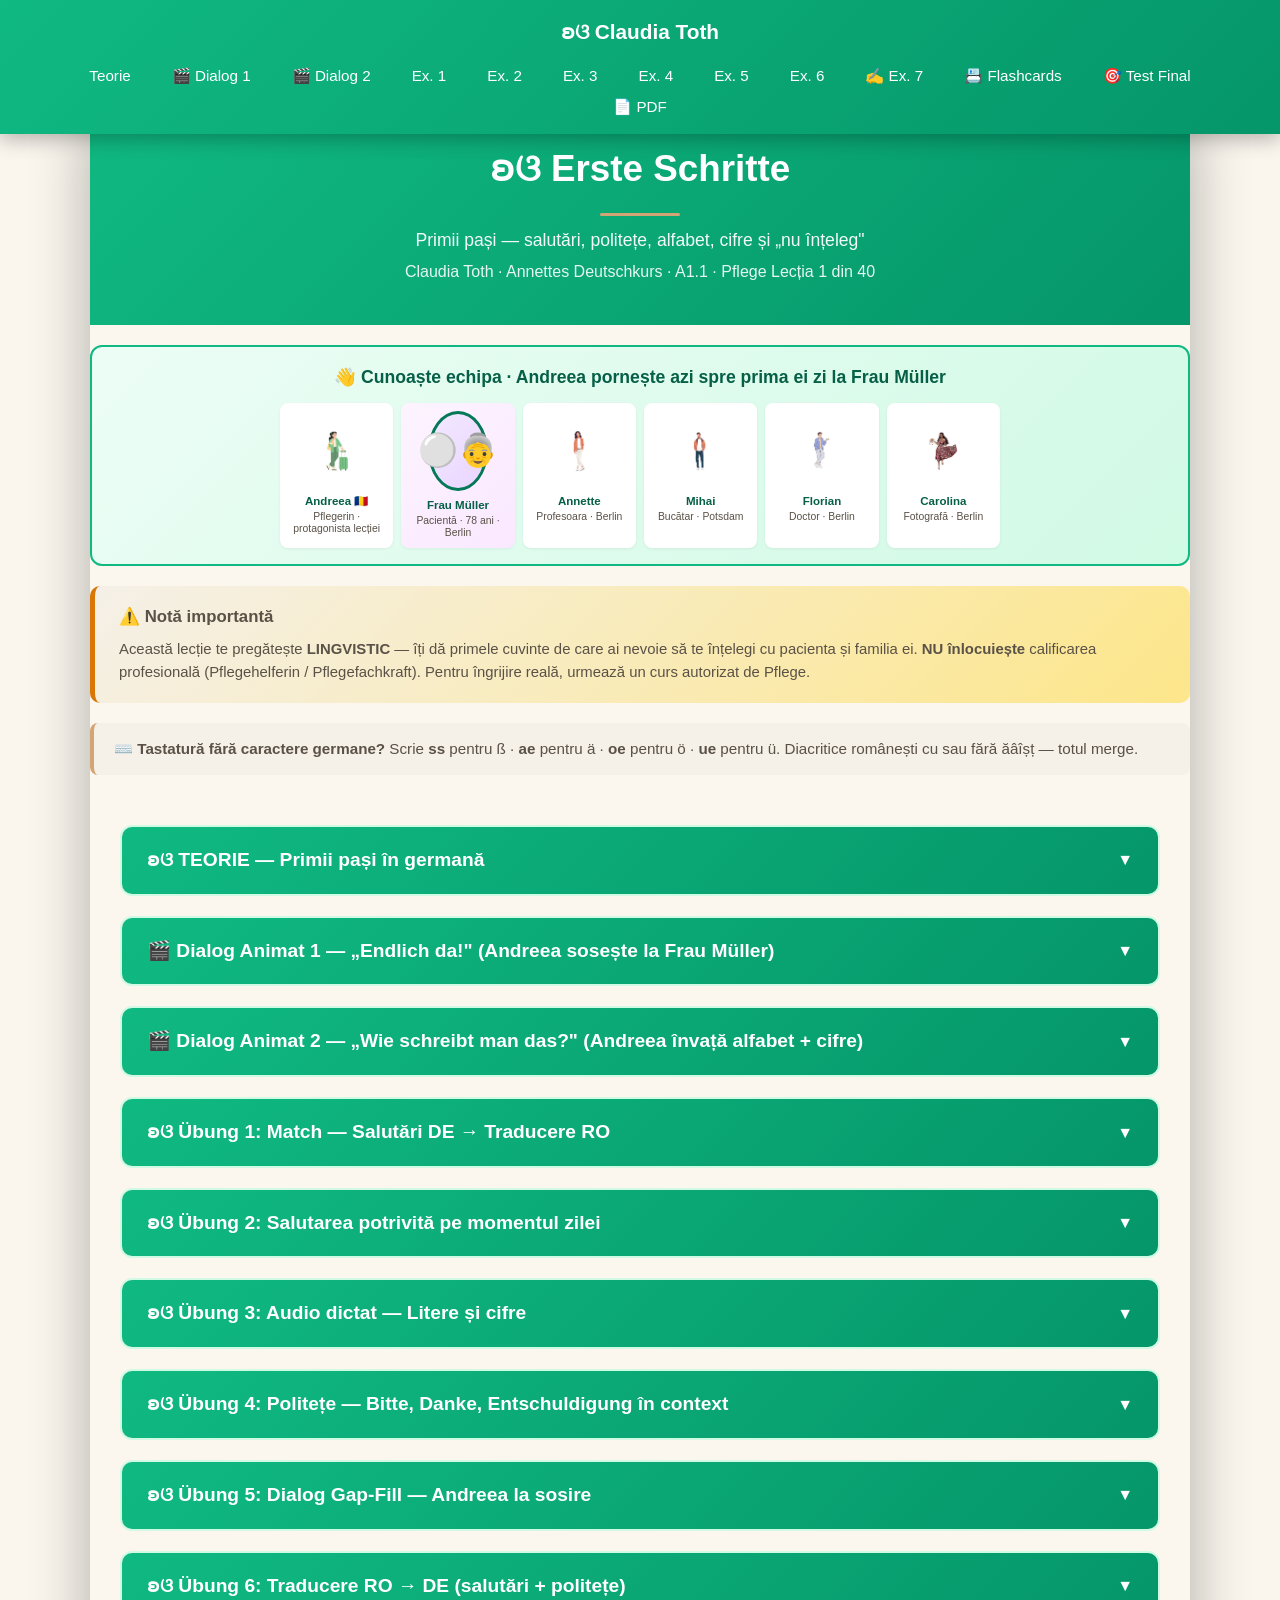
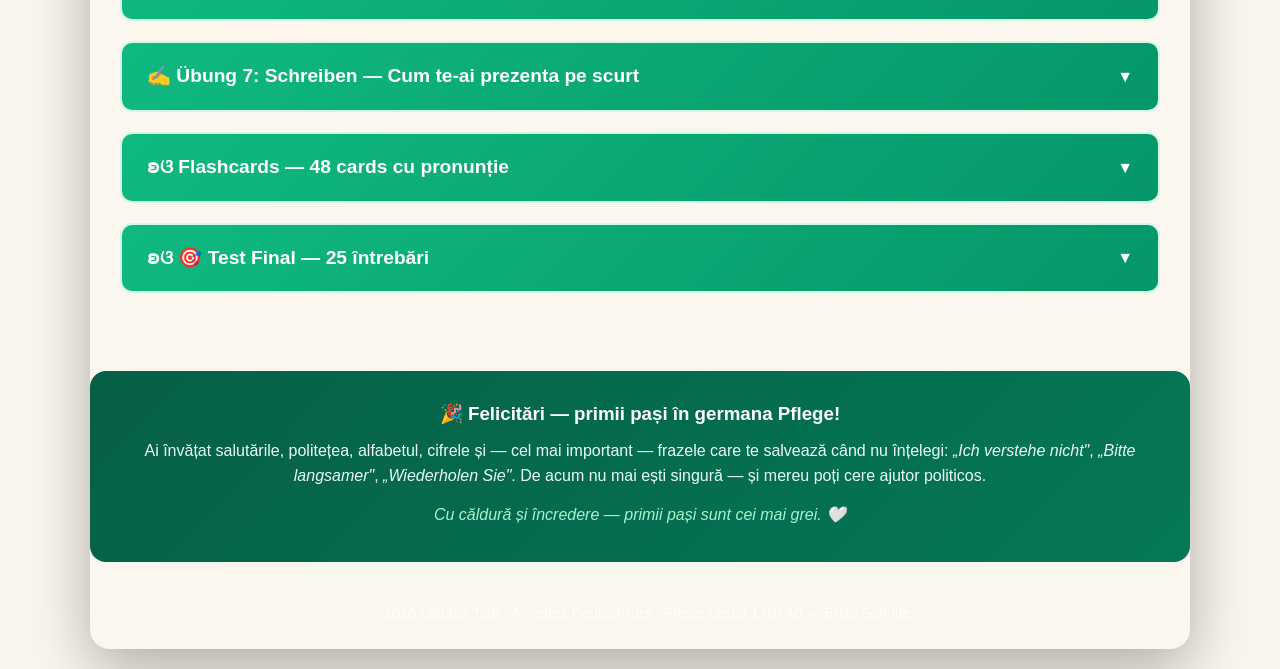
<file: index.html>
<!DOCTYPE html>
<html lang="ro">
<head>
    <meta charset="UTF-8">
    <meta name="robots" content="noindex, nofollow">
    <meta name="viewport" content="width=device-width, initial-scale=1.0">
    <title>Erste Schritte — Salutări + politețe + alfabet + cifre + „nu înțeleg" · A1.1 · Pflege Lecția 1 · Annettes Deutschkurs</title>
    <meta property="og:title" content="Pflege Lecția 1 · Erste Schritte · Claudia Toth">
    <meta property="og:description" content="A1.1 Pflege Lecția 1 — primii pași: salutări, politețe, alfabetul german, cifre 0-10 și frazele salvatoare „nu înțeleg / vorbiți mai rar / repetați". Primul contact cu pacientul fără stres. · Claudia Toth · Annettes Deutschkurs">
    <meta property="og:type" content="website">
    <meta property="og:locale" content="ro_RO">
    <meta name="description" content="Pflege Lecția 1 — Erste Schritte. Salutări de bază, politețe, alfabet german, cifre 0-10, fraze salvatoare „nu înțeleg" · Claudia Toth · Annettes Deutschkurs">
    <link rel="stylesheet" href="styles.css">
</head>
<body>
    <nav class="navbar">
        <a href="#top" class="navbar-logo">ʚଓ Claudia Toth</a>
        <ul class="navbar-menu">
            <li><a href="#teorie" onclick="openSection(0)">Teorie</a></li>
            <li><a href="#dialog1" onclick="openSection(1)">🎬 Dialog 1</a></li>
            <li><a href="#dialog2" onclick="openSection(2)">🎬 Dialog 2</a></li>
            <li><a href="#ex1" onclick="openSection(3)">Ex. 1</a></li>
            <li><a href="#ex2" onclick="openSection(4)">Ex. 2</a></li>
            <li><a href="#ex3" onclick="openSection(5)">Ex. 3</a></li>
            <li><a href="#ex4" onclick="openSection(6)">Ex. 4</a></li>
            <li><a href="#ex5" onclick="openSection(7)">Ex. 5</a></li>
            <li><a href="#ex6" onclick="openSection(8)">Ex. 6</a></li>
            <li><a href="#ex7" onclick="openSection(9)">✍️ Ex. 7</a></li>
            <li><a href="#flashcards" onclick="openSection(10)">📇 Flashcards</a></li>
            <li><a href="#final-test" onclick="openSection(11)">🎯 Test Final</a></li>
            <li><a href="erste-schritte.pdf" download>📄 PDF</a></li>
        </ul>
    </nav>

    <div class="container" id="top">
        <div class="header">
            <h1>ʚଓ Erste Schritte</h1>
            <p class="subtitle">Primii pași — salutări, politețe, alfabet, cifre și „nu înțeleg"</p>
            <p>Claudia Toth · Annettes Deutschkurs · A1.1 · Pflege Lecția 1 din 40</p>
        </div>

        <div class="cast-banner">
            <h4>👋 Cunoaște echipa · Andreea pornește azi spre prima ei zi la Frau Müller</h4>
            <div class="cast-grid">
                <div class="cast-card"><img src="images/andreea.png" alt="Andreea"><div class="name">Andreea 🇷🇴</div><div class="detail">Pflegerin · protagonista lecției</div></div>
                <div class="cast-card frau-mueller-card">
                    <div class="frau-mueller-avatar">
                        <span class="hair">⚪</span>
                        <span class="face">👵</span>
                    </div>
                    <div class="name">Frau Müller</div><div class="detail">Pacientă · 78 ani · Berlin</div>
                </div>
                <div class="cast-card"><img src="images/annette.png" alt="Annette"><div class="name">Annette</div><div class="detail">Profesoara · Berlin</div></div>
                <div class="cast-card"><img src="images/mihai.png" alt="Mihai"><div class="name">Mihai</div><div class="detail">Bucătar · Potsdam</div></div>
                <div class="cast-card"><img src="images/florian.png" alt="Florian"><div class="name">Florian</div><div class="detail">Doctor · Berlin</div></div>
                <div class="cast-card"><img src="images/carolina.png" alt="Carolina"><div class="name">Carolina</div><div class="detail">Fotografă · Berlin</div></div>
            </div>
        </div>

        <div class="box-etic">
            <h4>⚠️ Notă importantă</h4>
            <p>Această lecție te pregătește <strong>LINGVISTIC</strong> — îți dă primele cuvinte de care ai nevoie să te înțelegi cu pacienta și familia ei. <strong>NU înlocuiește</strong> calificarea profesională (Pflegehelferin / Pflegefachkraft). Pentru îngrijire reală, urmează un curs autorizat de Pflege.</p>
        </div>

        <div style="background:#F5F0E8; border-left:4px solid #D4A574; padding:14px 20px; margin:20px 0; border-radius:8px;">
            <p style="margin:0; color:#5A5147; font-size:0.95rem;">⌨️ <strong>Tastatură fără caractere germane?</strong> Scrie <strong>ss</strong> pentru ß · <strong>ae</strong> pentru ä · <strong>oe</strong> pentru ö · <strong>ue</strong> pentru ü. Diacritice românești cu sau fără ăâîșț — totul merge.</p>
        </div>

        <div class="content">
            <div class="section" id="teorie">
                <div class="section-header" onclick="toggleMainSection(0)"><h3>ʚଓ TEORIE — Primii pași în germană</h3><span class="arrow">▼</span></div>
                <div class="section-content" id="main-section-0"><div id="theory-container"></div></div>
            </div>

            <div class="section" id="dialog1">
                <div class="section-header" onclick="toggleMainSection(1)"><h3>🎬 Dialog Animat 1 — „Endlich da!" (Andreea sosește la Frau Müller)</h3><span class="arrow">▼</span></div>
                <div class="section-content" id="main-section-1"><div id="dialog1-container"></div></div>
            </div>

            <div class="section" id="dialog2">
                <div class="section-header" onclick="toggleMainSection(2)"><h3>🎬 Dialog Animat 2 — „Wie schreibt man das?" (Andreea învață alfabet + cifre)</h3><span class="arrow">▼</span></div>
                <div class="section-content" id="main-section-2"><div id="dialog2-container"></div></div>
            </div>

            <div class="section" id="ex1">
                <div class="section-header" onclick="toggleMainSection(3)"><h3>ʚଓ Übung 1: Match — Salutări DE → Traducere RO</h3><span class="arrow">▼</span></div>
                <div class="section-content" id="main-section-3">
                    <div id="ex1-container"></div>
                    <div class="btn-container">
                        <button class="btn btn-check" onclick="checkExercise(1)">✓ Verifică</button>
                        <button class="btn btn-reset" onclick="resetExercise(1)">↻ Resetează</button>
                    </div>
                    <div class="score" id="score-1"></div>
                </div>
            </div>

            <div class="section" id="ex2">
                <div class="section-header" onclick="toggleMainSection(4)"><h3>ʚଓ Übung 2: Salutarea potrivită pe momentul zilei</h3><span class="arrow">▼</span></div>
                <div class="section-content" id="main-section-4">
                    <div id="ex2-container"></div>
                    <div class="btn-container">
                        <button class="btn btn-check" onclick="checkExercise(2)">✓ Verifică</button>
                        <button class="btn btn-reset" onclick="resetExercise(2)">↻ Resetează</button>
                    </div>
                    <div class="score" id="score-2"></div>
                </div>
            </div>

            <div class="section" id="ex3">
                <div class="section-header" onclick="toggleMainSection(5)"><h3>ʚଓ Übung 3: Audio dictat — Litere și cifre</h3><span class="arrow">▼</span></div>
                <div class="section-content" id="main-section-5">
                    <div id="ex3-container"></div>
                    <div class="btn-container">
                        <button class="btn btn-check" onclick="checkExercise(3)">✓ Verifică</button>
                        <button class="btn btn-reset" onclick="resetExercise(3)">↻ Resetează</button>
                    </div>
                    <div class="score" id="score-3"></div>
                </div>
            </div>

            <div class="section" id="ex4">
                <div class="section-header" onclick="toggleMainSection(6)"><h3>ʚଓ Übung 4: Politețe — Bitte, Danke, Entschuldigung în context</h3><span class="arrow">▼</span></div>
                <div class="section-content" id="main-section-6">
                    <div id="ex4-container"></div>
                    <div class="btn-container">
                        <button class="btn btn-check" onclick="checkExercise(4)">✓ Verifică</button>
                        <button class="btn btn-reset" onclick="resetExercise(4)">↻ Resetează</button>
                    </div>
                    <div class="score" id="score-4"></div>
                </div>
            </div>

            <div class="section" id="ex5">
                <div class="section-header" onclick="toggleMainSection(7)"><h3>ʚଓ Übung 5: Dialog Gap-Fill — Andreea la sosire</h3><span class="arrow">▼</span></div>
                <div class="section-content" id="main-section-7">
                    <div id="ex5-container"></div>
                    <div class="btn-container">
                        <button class="btn btn-check" onclick="checkExercise(5)">✓ Verifică</button>
                        <button class="btn btn-reset" onclick="resetExercise(5)">↻ Resetează</button>
                    </div>
                    <div class="score" id="score-5"></div>
                </div>
            </div>

            <div class="section" id="ex6">
                <div class="section-header" onclick="toggleMainSection(8)"><h3>ʚଓ Übung 6: Traducere RO → DE (salutări + politețe)</h3><span class="arrow">▼</span></div>
                <div class="section-content" id="main-section-8">
                    <div id="ex6-container"></div>
                    <div class="btn-container">
                        <button class="btn btn-check" onclick="checkExercise(6)">✓ Verifică</button>
                        <button class="btn btn-reset" onclick="resetExercise(6)">↻ Resetează</button>
                    </div>
                    <div class="score" id="score-6"></div>
                </div>
            </div>

            <div class="section" id="ex7">
                <div class="section-header" onclick="toggleMainSection(9)"><h3>✍️ Übung 7: Schreiben — Cum te-ai prezenta pe scurt</h3><span class="arrow">▼</span></div>
                <div class="section-content" id="main-section-9">
                    <div id="ex7-container"></div>
                </div>
            </div>

            <div class="section" id="flashcards">
                <div class="section-header" onclick="toggleMainSection(10)"><h3>ʚଓ Flashcards — 48 cards cu pronunție</h3><span class="arrow">▼</span></div>
                <div class="section-content" id="main-section-10"><div id="flashcards-container"></div></div>
            </div>

            <div class="section" id="final-test">
                <div class="section-header" onclick="toggleMainSection(11)"><h3>ʚଓ 🎯 Test Final — 25 întrebări</h3><span class="arrow">▼</span></div>
                <div class="section-content" id="main-section-11"><div id="final-test-container"></div></div>
            </div>
        </div>

        <div class="footer-cta">
            <h3>🎉 Felicitări — primii pași în germana Pflege!</h3>
            <p>Ai învățat salutările, politețea, alfabetul, cifrele și — cel mai important — frazele care te salvează când nu înțelegi: <em>„Ich verstehe nicht"</em>, <em>„Bitte langsamer"</em>, <em>„Wiederholen Sie"</em>. De acum nu mai ești singură — și mereu poți cere ajutor politicos.</p>
            <p class="cta-sub">Cu căldură și încredere — primii pași sunt cei mai grei. 🤍</p>
        </div>

        <footer style="text-align:center; padding:24px 16px; color:#fff; font-size:0.9rem; opacity:0.9;">
            © 2026 Claudia Toth · Annettes Deutschkurs · Pflege Lecția 1 din 40 — Erste Schritte
        </footer>
    </div>

    <script src="main.js"></script>
    <script src="theory.js"></script>
    <script src="dialogs.js"></script>
    <script src="exercises.js"></script>
    <script src="flashcards.js"></script>
    <script src="final-test.js"></script>
</body>
</html>
</file>
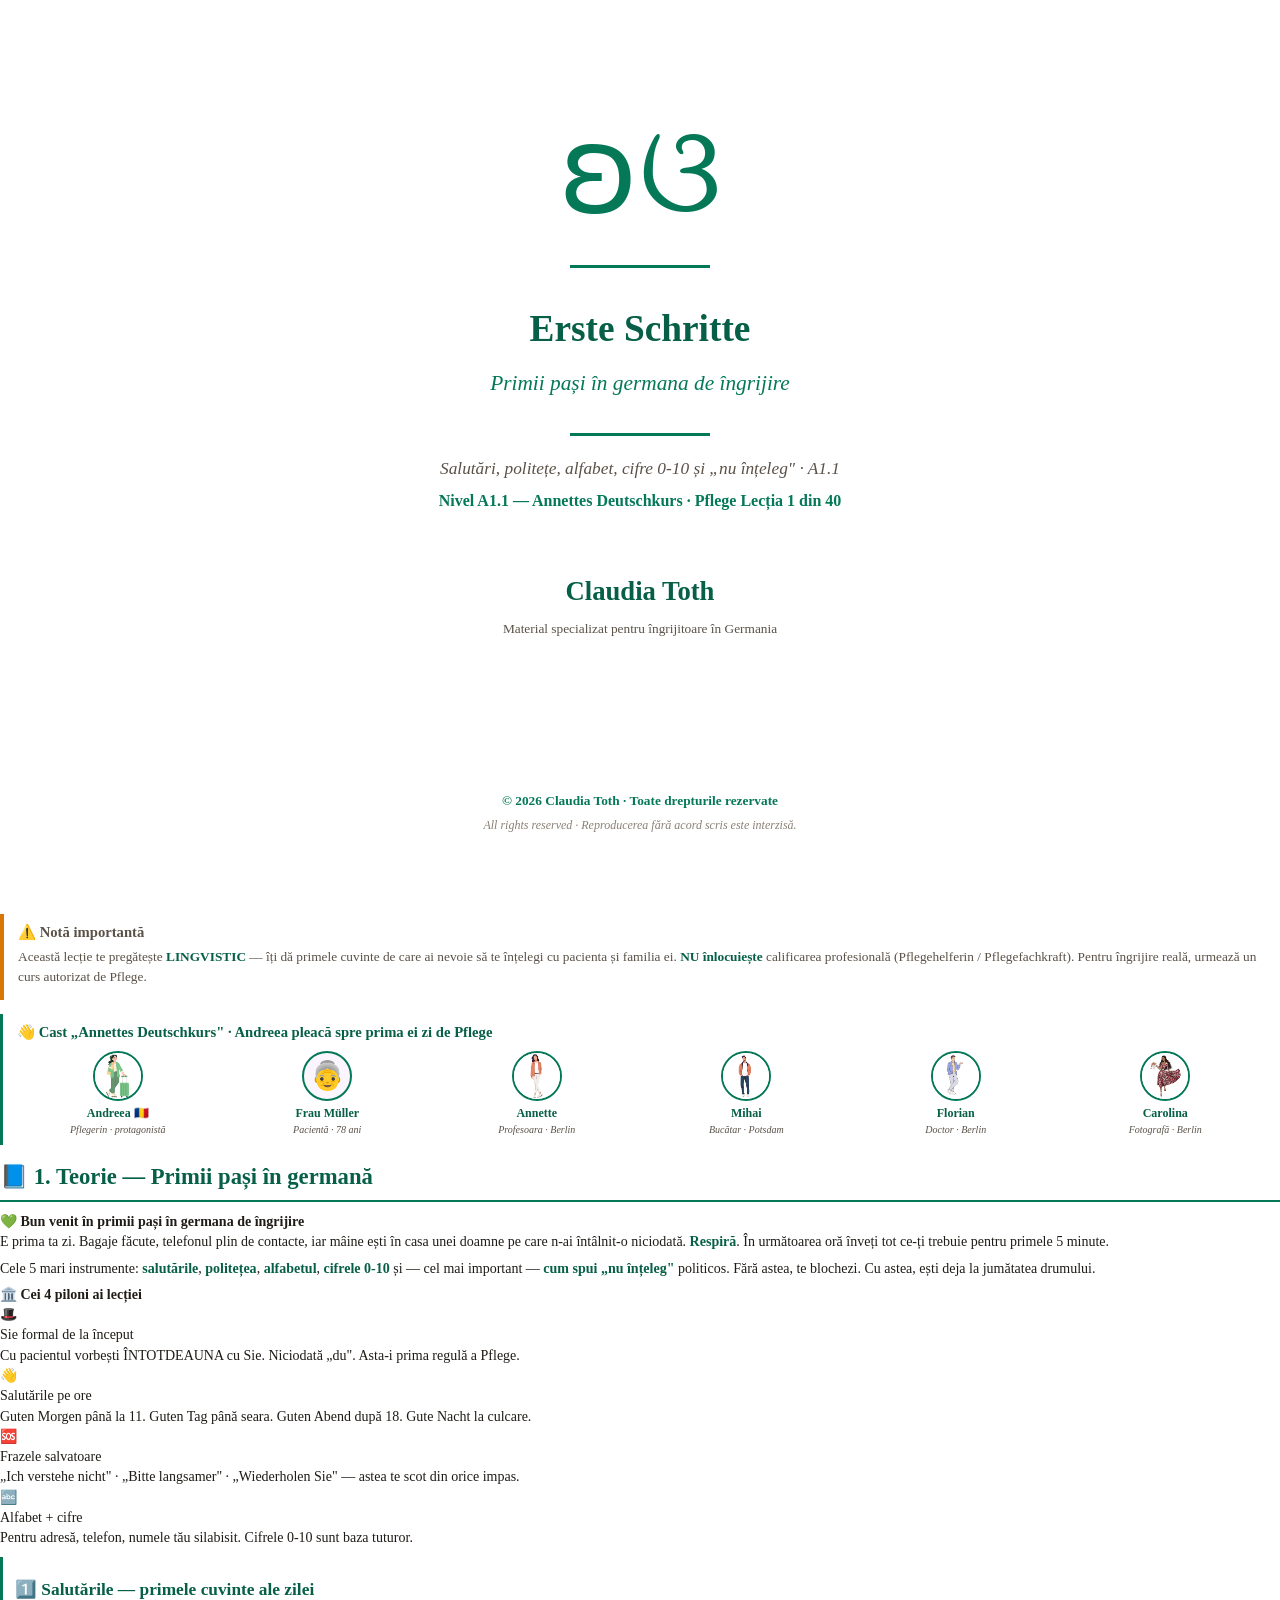
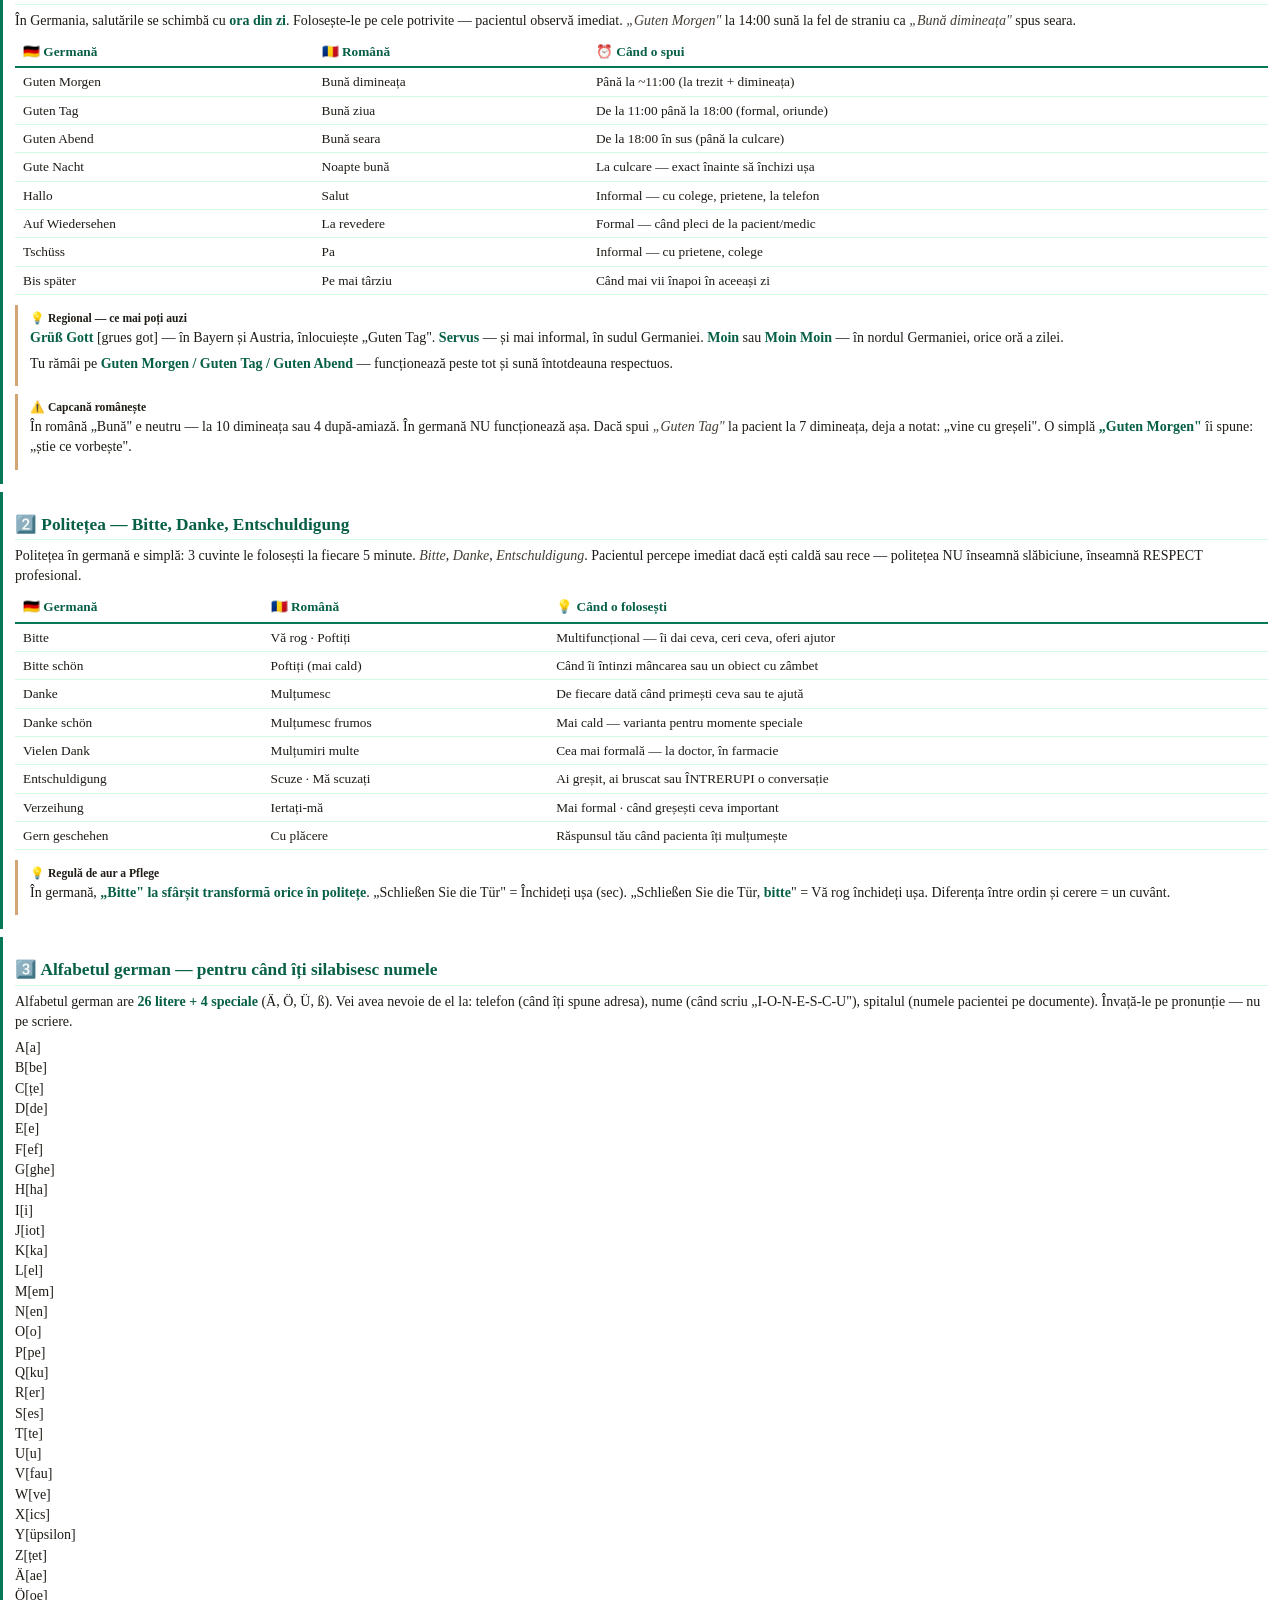
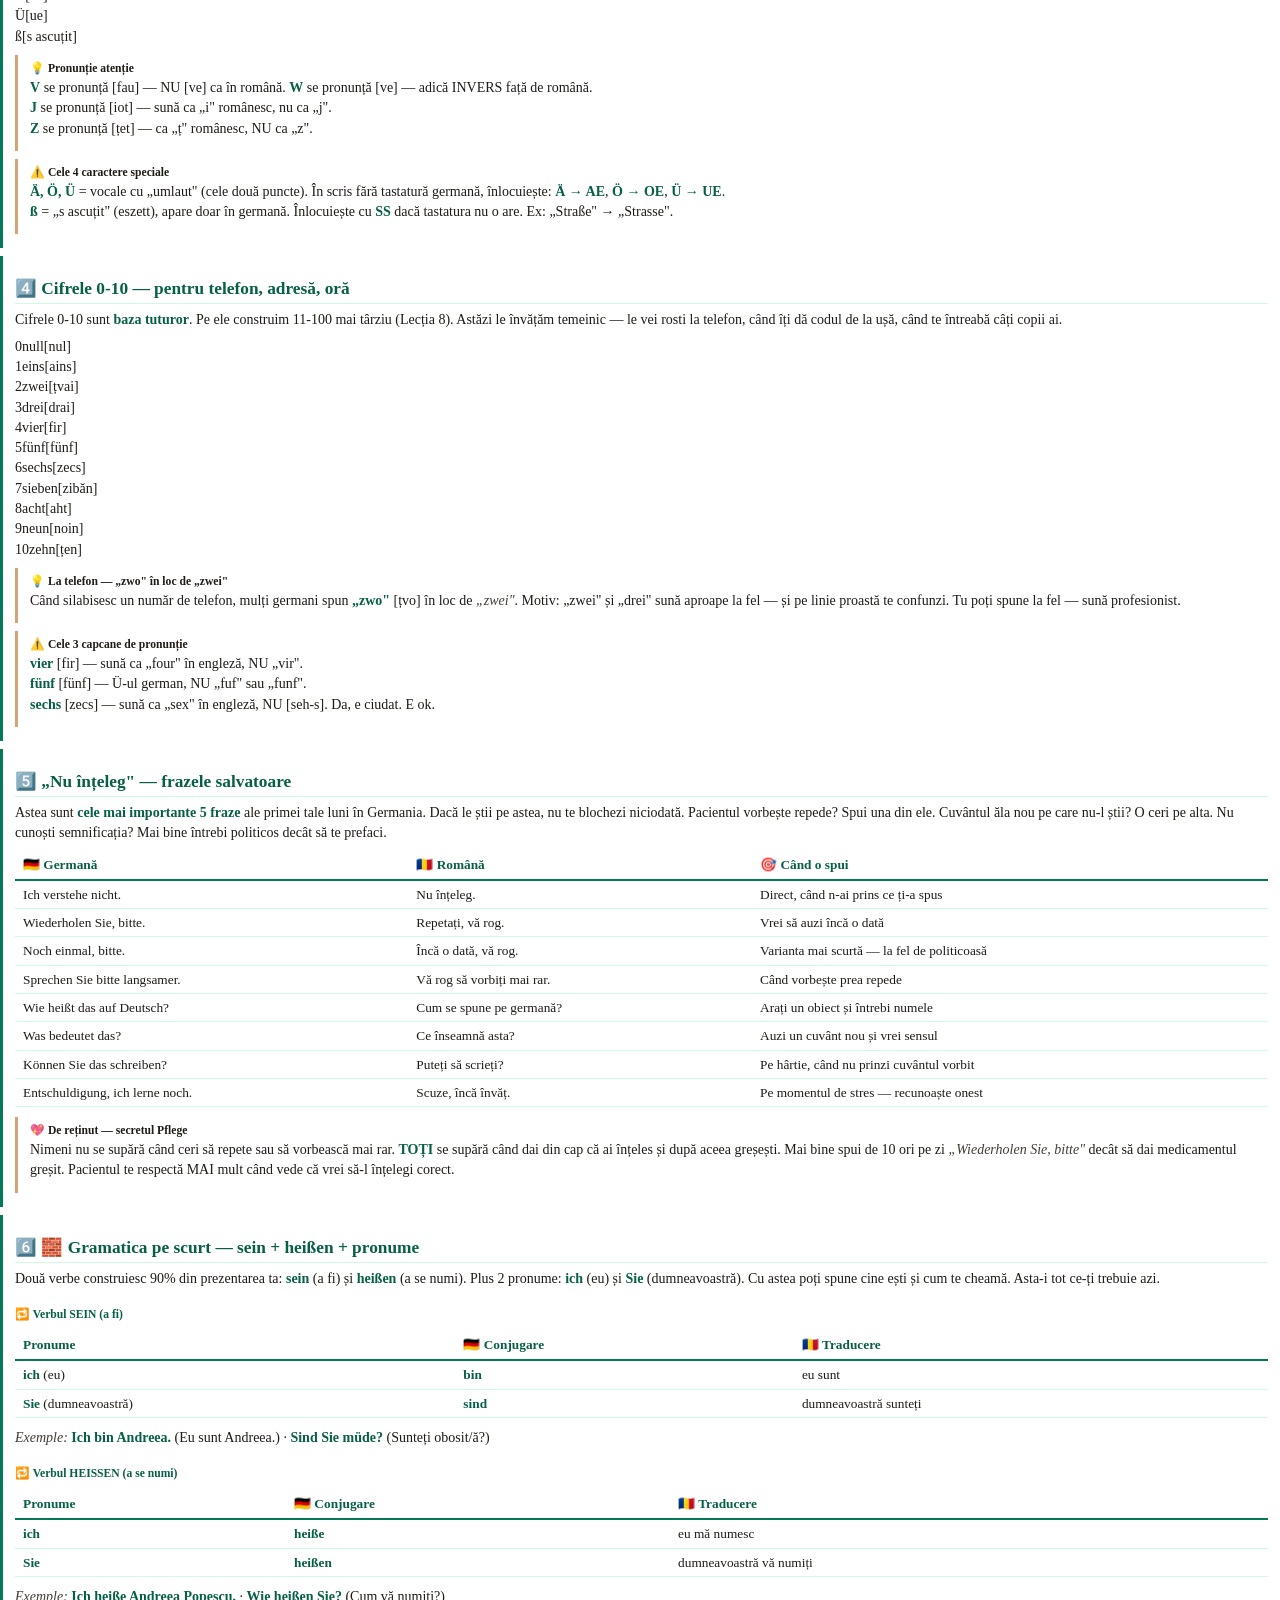
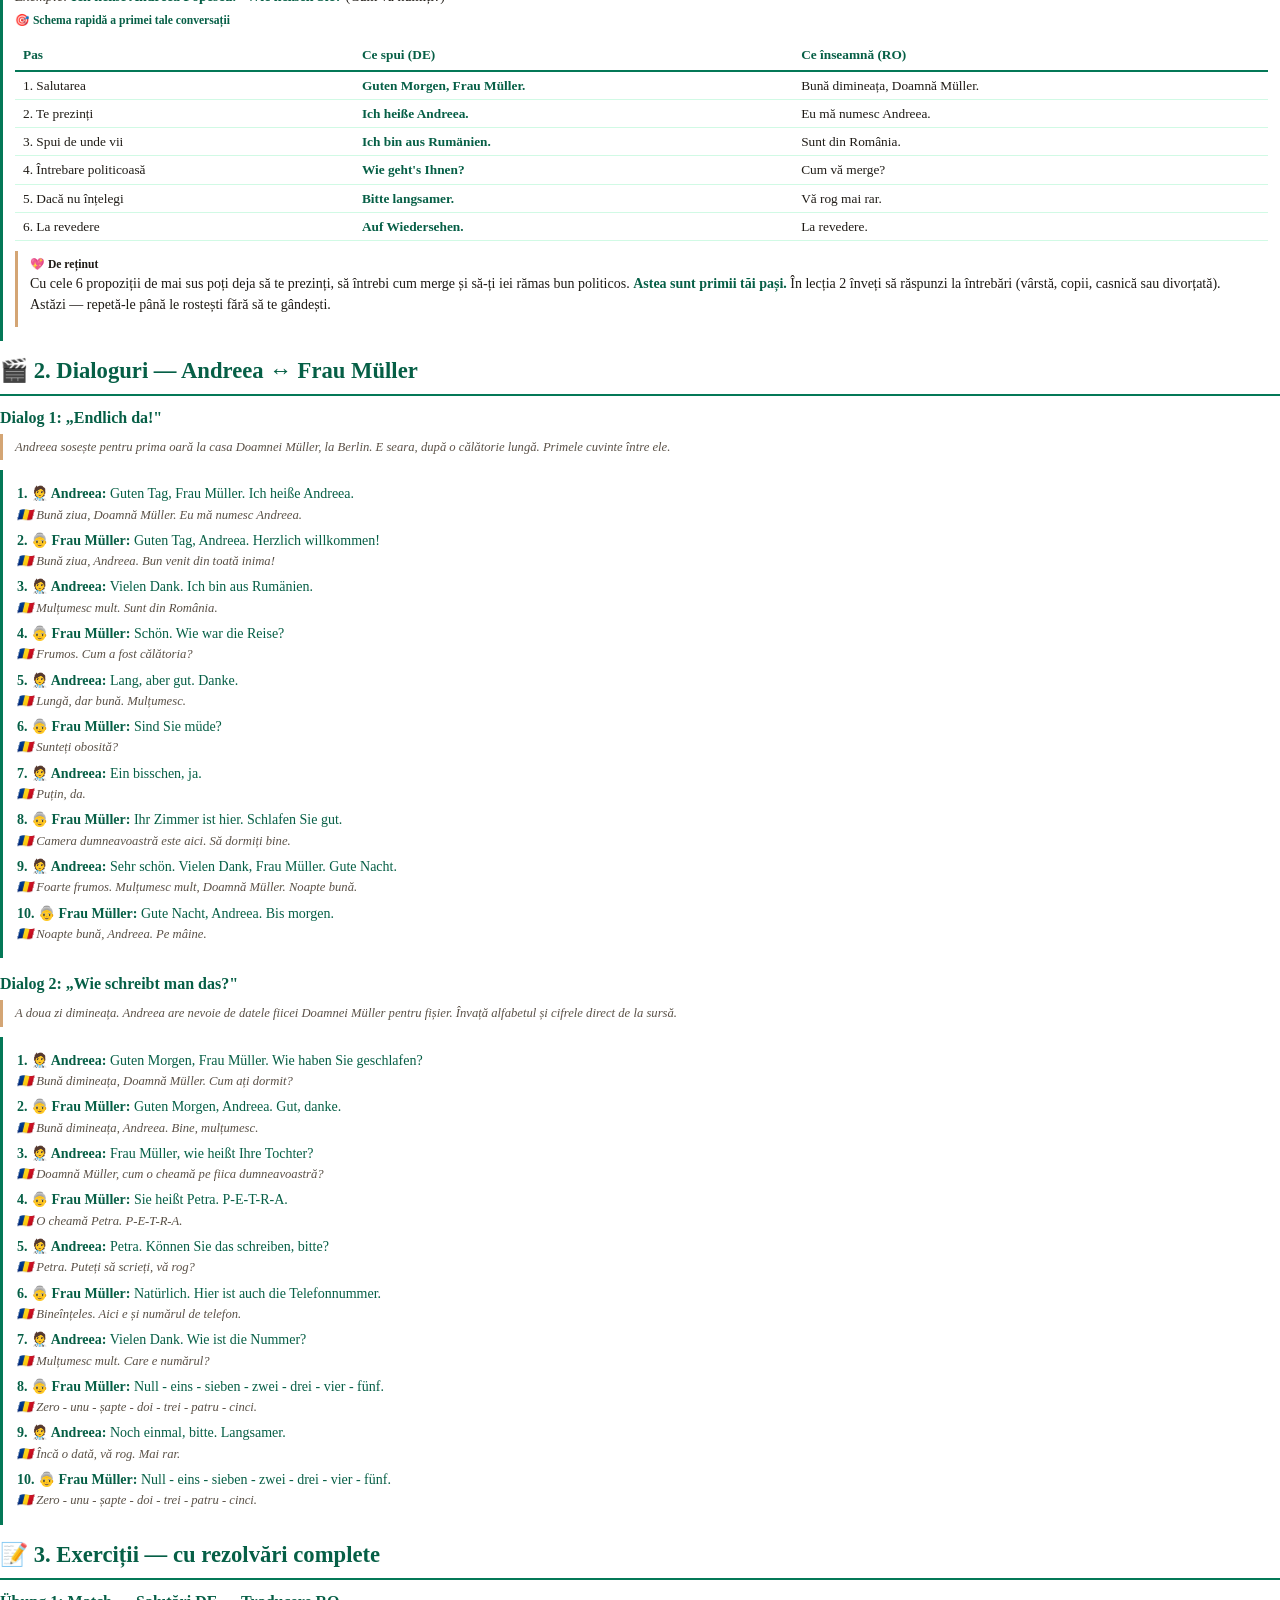
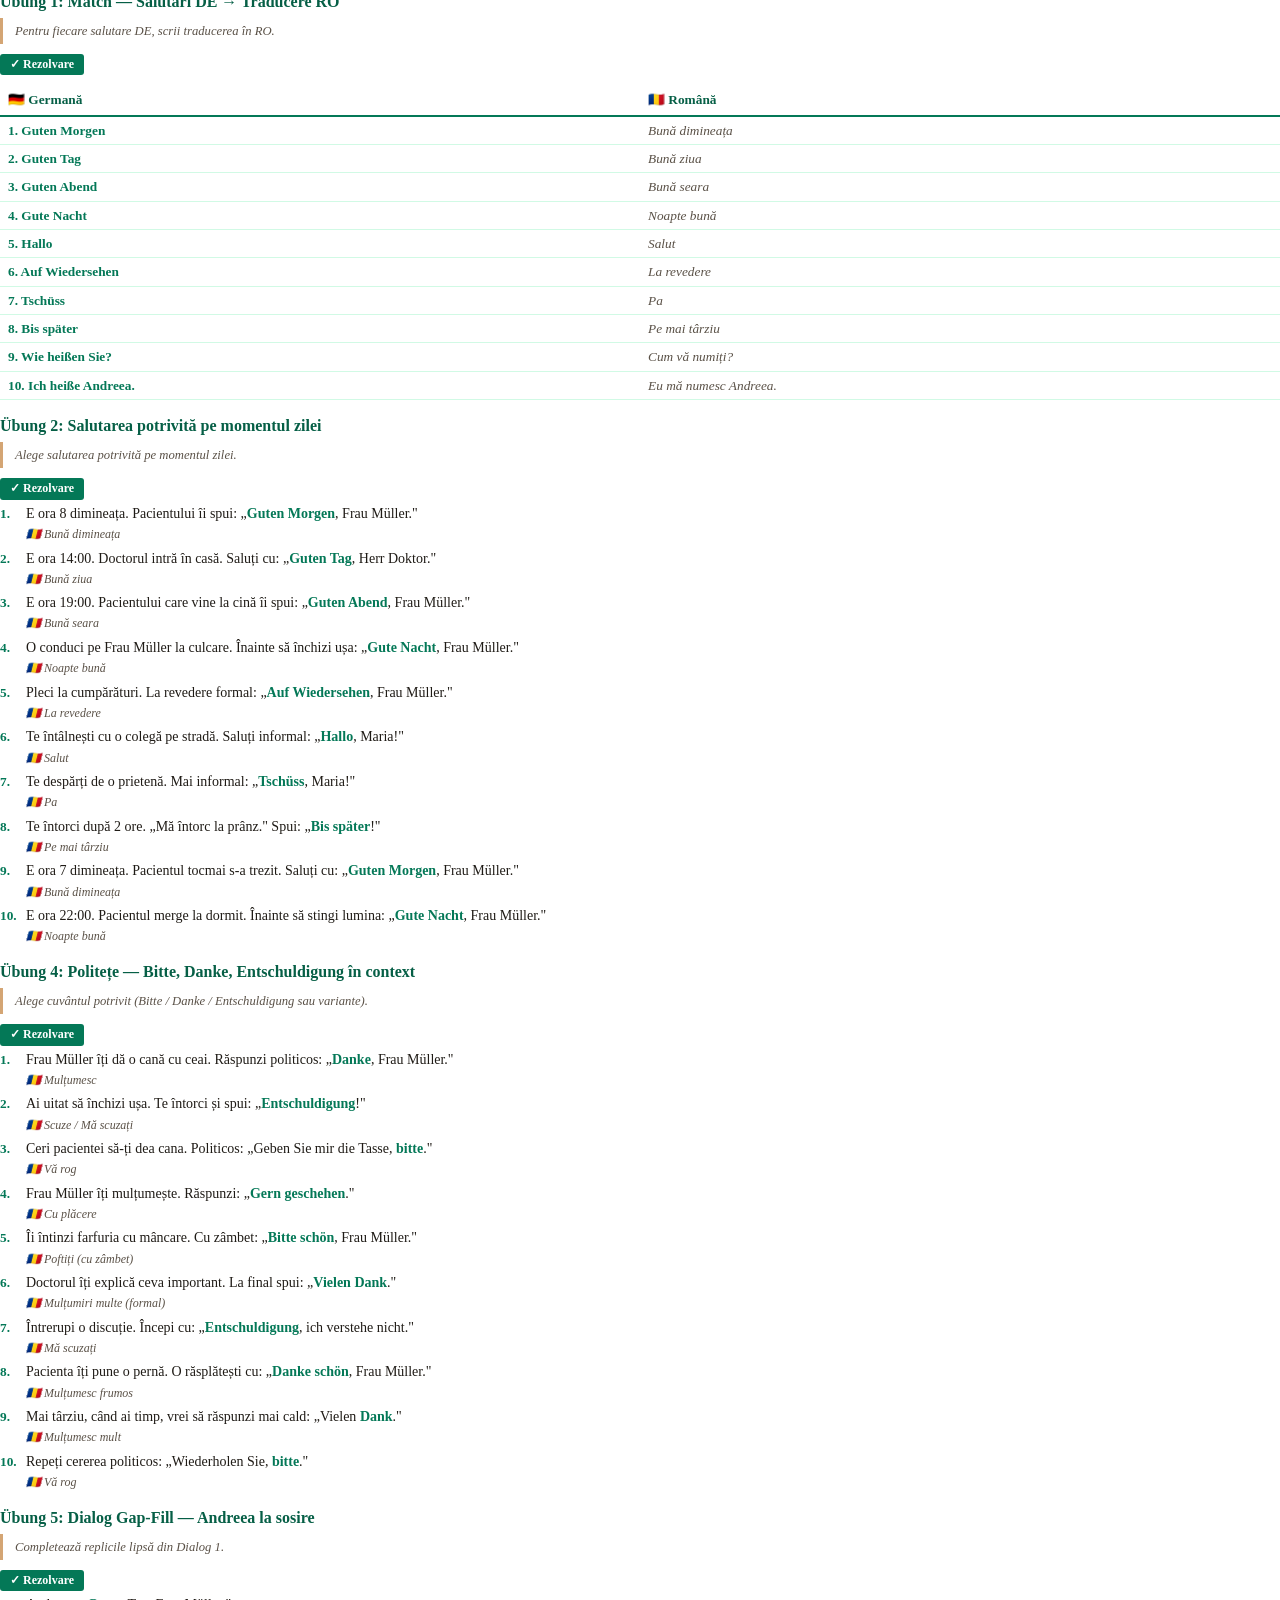
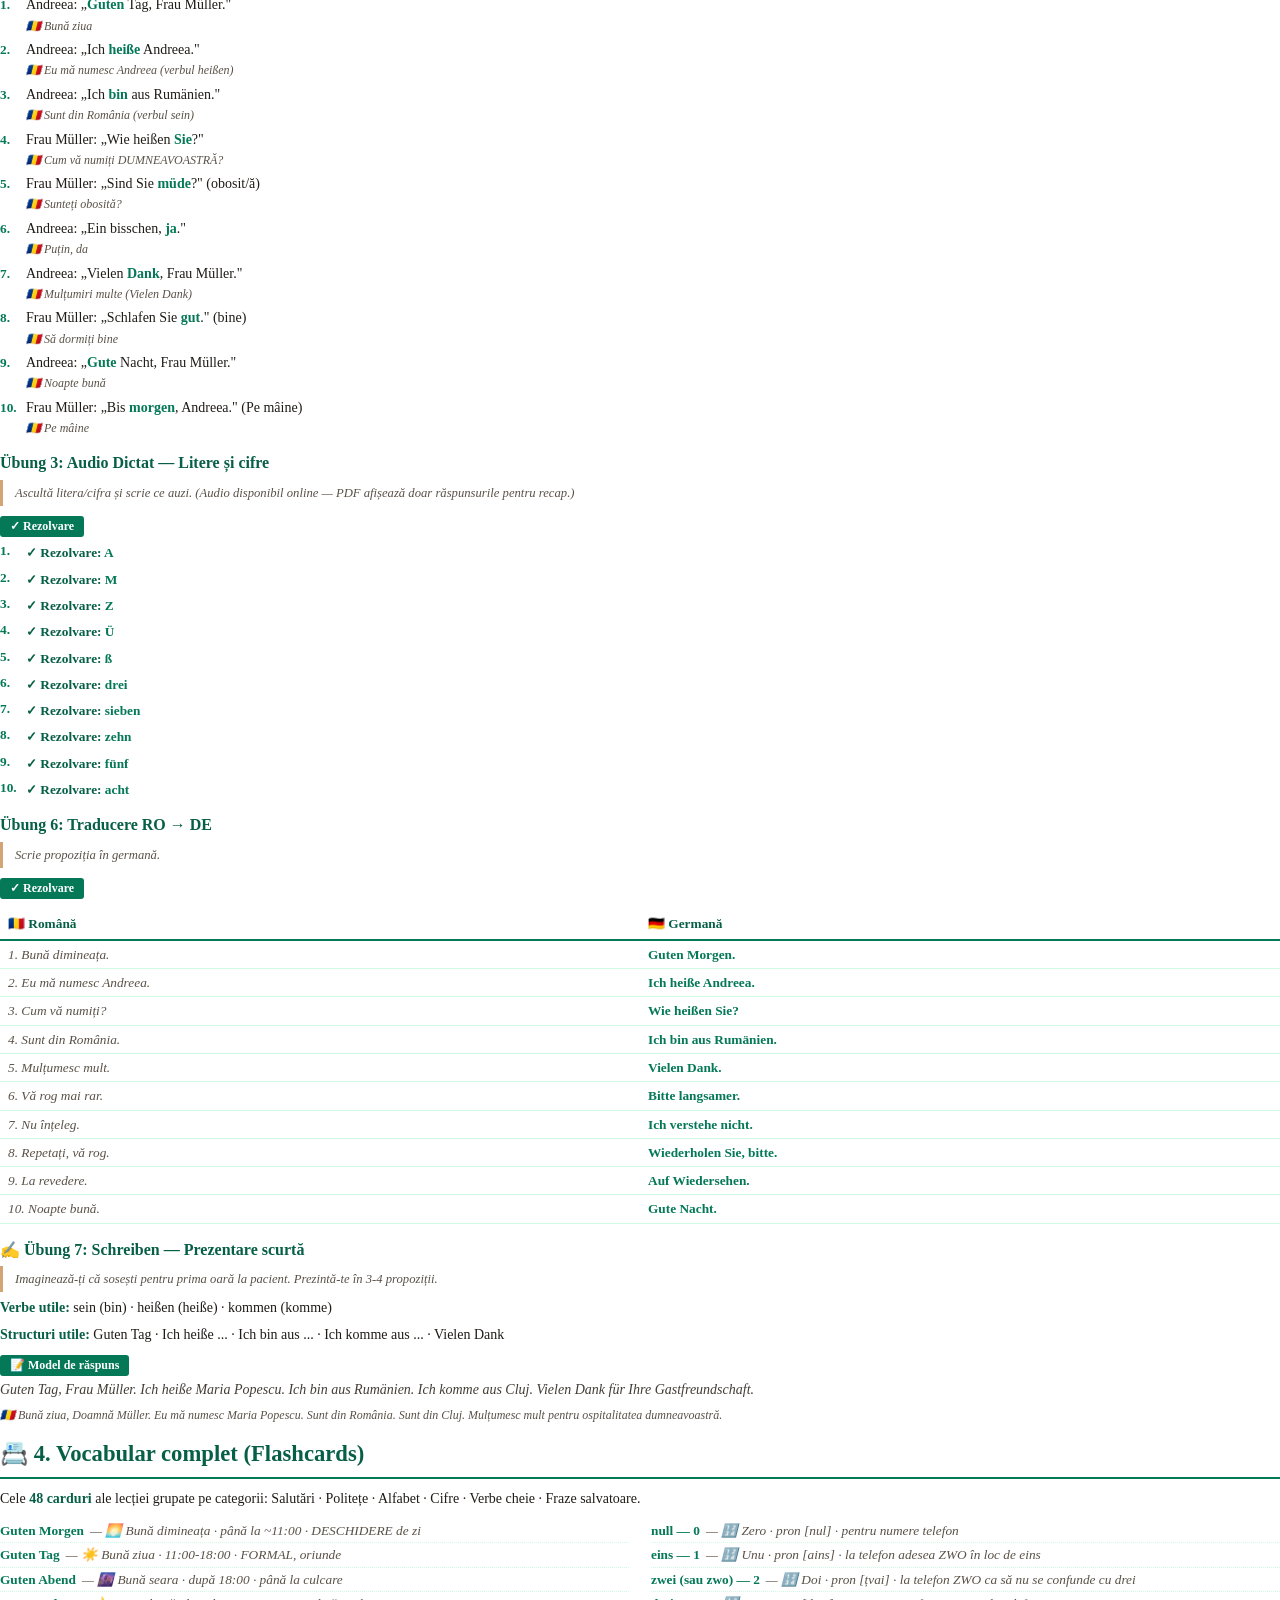
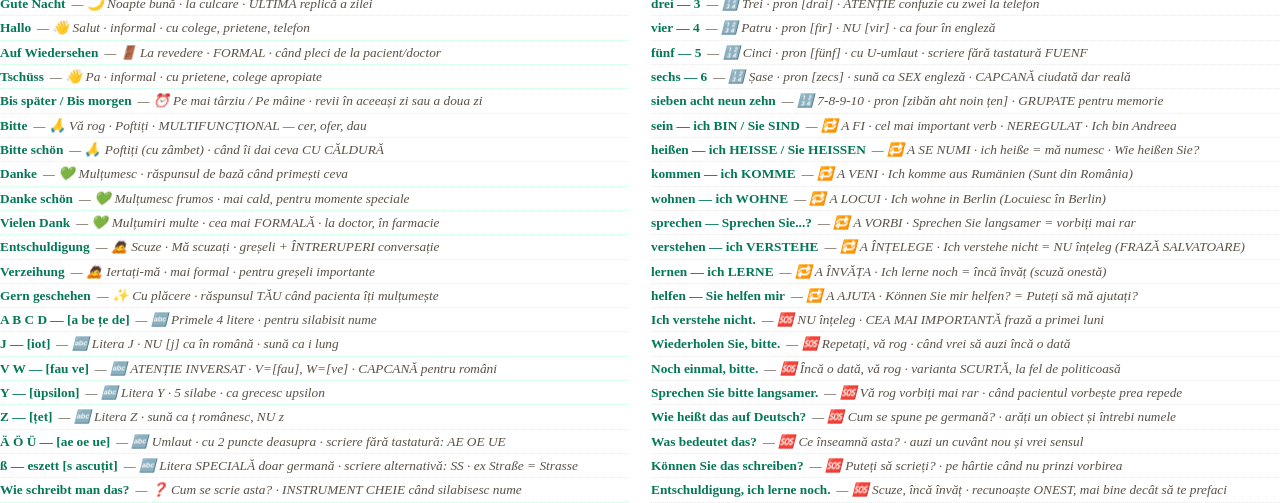
<file: pdf.html>
<!DOCTYPE html>
<html lang="ro">
<head>
    <meta charset="UTF-8">
    <meta name="robots" content="noindex, nofollow">
    <title>Erste Schritte · Pflege Lecția 1 · Claudia Toth · A1.1</title>
    <style>
        @page { size: A4; margin: 22mm 18mm 22mm 18mm;
            @bottom-center { content: "ʚଓ Claudia Toth · Pflege Lecția 1: Erste Schritte · A1.1 · © 2026 — Toate drepturile rezervate · pag. " counter(page) " / " counter(pages); font-size: 8.5pt; color: #047857; font-family: 'Georgia', 'Times New Roman', serif; }
        }
        @page :first { margin: 0; @bottom-center { content: ""; } }
        * { box-sizing: border-box; margin: 0; padding: 0; }
        body { font-family: 'Georgia', 'Times New Roman', serif; color: #1F1B16; line-height: 1.45; font-size: 10.5pt; -webkit-print-color-adjust: exact; print-color-adjust: exact; }
        .cover { width: 100%; min-height: 100vh; padding: 80px 60px 60px; text-align: center; display: flex; flex-direction: column; align-items: center; justify-content: flex-start; page-break-after: always; }
        .cover-symbol { font-size: 90pt; color: #047857; line-height: 1; margin: 30px 0 15px; font-family: 'Segoe UI Emoji', 'Segoe UI', sans-serif; }
        .cover-divider { width: 140px; height: 3px; background: #047857; margin: 20px 0; border: none; }
        .cover-title { font-size: 28pt; color: #065f46; font-weight: bold; margin: 14px 0 8px; font-family: 'Georgia', serif; }
        .cover-subtitle-de { font-size: 16pt; color: #047857; font-style: italic; margin: 4px 0 14px; }
        .cover-subtitle { font-size: 13pt; color: #5A5147; font-style: italic; margin-bottom: 8px; }
        .cover-level { font-size: 12pt; color: #047857; font-weight: bold; margin-bottom: 60px; }
        .cover-author { font-size: 20pt; color: #065f46; font-weight: bold; margin-bottom: 8px; }
        .cover-series { font-size: 10pt; color: #5A5147; margin-bottom: 80px; }
        .cover-copyright { margin-top: auto; font-size: 10pt; color: #047857; font-weight: 600; }
        .cover-notice { font-size: 9pt; color: #8a8175; font-style: italic; margin-top: 6px; }
        .content { padding: 0; }
        h1.chapter { color: #065f46; padding: 0 0 6px 0; font-size: 17pt; margin: 14px 0 10px; border-bottom: 2px solid #047857; font-family: 'Georgia', serif; page-break-after: avoid; }
        h2.sub-chapter { color: #065f46; font-size: 13pt; margin: 14px 0 6px; padding-bottom: 2px; border-bottom: 1px solid #d1fae5; font-family: 'Georgia', serif; page-break-after: avoid; }
        p { margin-bottom: 6px; }
        strong { color: #065f46; }
        em { color: #433d35; font-style: italic; }
        ul, ol { margin: 4px 0 8px 22px; }
        li { margin-bottom: 2px; }
        .theory-box { background: transparent; border-left: 3px solid #047857; padding: 6px 12px; margin: 8px 0; page-break-inside: avoid; }
        .theory-box h4 { color: #065f46; font-size: 10.5pt; margin-bottom: 4px; }
        .info-box { border-left-color: #D4A574; }
        .warn-box { border-left-color: #D4A574; }
        .pflege-warn { border-left: 4px solid #d97706; padding: 8px 14px; margin: 14px 0; page-break-inside: avoid; }
        .pflege-warn h4 { color: #5A5147; font-size: 11pt; margin-bottom: 4px; }
        .pflege-warn p { color: #5A5147; font-size: 10pt; }
        table { width: 100%; border-collapse: collapse; margin: 6px 0 10px; font-size: 10pt; page-break-inside: avoid; }
        table thead { background: transparent; }
        table th { padding: 5px 8px; text-align: left; font-weight: bold; color: #065f46; border-bottom: 2px solid #047857; }
        table td { padding: 4px 8px; border-bottom: 1px solid #d1fae5; vertical-align: top; }
        td.verb { color: #047857; font-weight: bold; }
        td.ro-text { color: #5A5147; font-style: italic; }
        .ro-translation { display: block; color: #5A5147; font-style: italic; font-size: 9pt; margin-top: 1px; }
        .cast-banner { border-left: 3px solid #047857; padding: 8px 14px; margin: 10px 0 16px; page-break-inside: avoid; }
        .cast-banner h4 { color: #065f46; font-size: 11pt; margin-bottom: 8px; }
        .cast-grid { display: grid; grid-template-columns: repeat(6, 1fr); gap: 8px; }
        .cast-card { text-align: center; font-size: 8.5pt; page-break-inside: avoid; }
        .cast-card img { width: 50px; height: 50px; border-radius: 50%; object-fit: cover; display: block; margin: 0 auto 4px; border: 2px solid #047857; }
        .cast-card .name { color: #065f46; font-weight: bold; font-size: 9pt; display: block; }
        .cast-card .detail { color: #5A5147; font-style: italic; font-size: 7.5pt; display: block; }
        .frau-mueller-pdf-avatar { width: 50px; height: 50px; border-radius: 50%; display: flex; align-items: center; justify-content: center; font-size: 28px; background: #faf5ff; border: 2px solid #047857; margin: 0 auto 4px; }
        .ex-block { margin-bottom: 14px; page-break-inside: avoid; }
        .ex-block h3 { color: #065f46; font-size: 12pt; margin-bottom: 5px; }
        .ex-block .instruction { border-left: 3px solid #D4A574; padding: 4px 12px; margin-bottom: 6px; font-size: 9.5pt; color: #5A5147; font-style: italic; }
        .rezolvare-banner { display: inline-block; background: #047857; color: white; padding: 2px 10px; border-radius: 3px; font-size: 9pt; font-weight: bold; margin: 4px 0; -webkit-print-color-adjust: exact; print-color-adjust: exact; }
        .ex-item { display: flex; gap: 8px; margin-bottom: 5px; align-items: flex-start; }
        .ex-num { color: #047857; font-weight: bold; font-size: 10pt; flex-shrink: 0; min-width: 18px; }
        .ex-num::after { content: "."; }
        .ex-body { flex: 1; }
        .ex-q { margin-bottom: 2px; }
        .ex-a { color: #047857; font-weight: bold; font-size: 10pt; margin-top: 2px; }
        .ex-a::before { content: "✓ Rezolvare: "; color: #065f46; }
        .ex-explanation { color: #5A5147; font-size: 9pt; font-style: italic; margin-top: 1px; }
        .flashcards-grid { columns: 2; column-gap: 22px; margin-top: 8px; }
        .fc-row { break-inside: avoid; padding: 2px 0; border-bottom: 1px dotted #d1fae5; font-size: 10pt; }
        .fc-row .de { color: #047857; font-weight: bold; }
        .fc-row .ro { color: #5A5147; font-style: italic; margin-left: 6px; }
        .new-section { page-break-before: always; }
        .dialog-pdf-card { border-left: 3px solid #047857; padding: 8px 14px; margin: 10px 0; page-break-inside: avoid; }
        .dialog-pdf-card .reply { margin: 6px 0; }
        .dialog-pdf-card .reply .spkr { font-weight: bold; color: #065f46; }
        .dialog-pdf-card .reply .de { color: #065f46; }
        .dialog-pdf-card .reply .ro { color: #5A5147; font-style: italic; font-size: 9.5pt; }
    </style>
</head>
<body>

<div class="cover">
    <div class="cover-symbol">ʚଓ</div>
    <hr class="cover-divider">
    <h1 class="cover-title">Erste Schritte</h1>
    <p class="cover-subtitle-de">Primii pași în germana de îngrijire</p>
    <hr class="cover-divider">
    <p class="cover-subtitle">Salutări, politețe, alfabet, cifre 0-10 și „nu înțeleg" · A1.1</p>
    <p class="cover-level">Nivel A1.1 — Annettes Deutschkurs · Pflege Lecția 1 din 40</p>
    <p class="cover-author">Claudia Toth</p>
    <p class="cover-series">Material specializat pentru îngrijitoare în Germania</p>
    <div class="cover-copyright">© 2026 Claudia Toth · Toate drepturile rezervate</div>
    <p class="cover-notice">All rights reserved · Reproducerea fără acord scris este interzisă.</p>
</div>

<div id="pdf-content"></div>

<script src="theory.js"></script>
<script src="dialogs.js"></script>
<script src="exercises.js"></script>
<script src="flashcards.js"></script>
<script src="pdf-builder.js"></script>

</body>
</html>
</file>
<file: styles.css>
﻿/* ============================================
   CLAUDIA TOTH - NOMEN-VERB-VERBINDUNGEN
   Design verde profesional · Mobile responsive
   ============================================ */

* {
    margin: 0;
    padding: 0;
    box-sizing: border-box;
}

body {
    font-family: 'Segoe UI', Tahoma, Geneva, Verdana, sans-serif;
    background: #FAF6EE;
    line-height: 1.6;
    padding: 0;
    padding-top: 80px;
    min-height: 100vh;
    color: #1F1B16;
}

/* ============================================
   NAVIGATION BAR
   ============================================ */
.navbar {
    position: fixed;
    top: 0;
    left: 0;
    right: 0;
    background: linear-gradient(135deg, #10b981 0%, #059669 100%);
    padding: 15px 30px;
    box-shadow: 0 4px 20px rgba(0,0,0,0.3);
    z-index: 1000;
    display: flex;
    flex-direction: column;
    gap: 15px;
    align-items: center;
    justify-content: center;
}

.navbar-logo {
    color: white;
    font-size: 1.3rem;
    font-weight: bold;
    text-decoration: none;
}

.navbar-menu {
    display: flex;
    gap: 5px;
    list-style: none;
    align-items: center;
    flex-wrap: wrap;
    justify-content: center;
}

.navbar-menu a {
    color: white;
    text-decoration: none;
    padding: 10px 18px;
    border-radius: 8px;
    transition: all 0.3s;
    font-size: 0.95rem;
    font-weight: 500;
}

.navbar-menu a:hover {
    background: rgba(255,255,255,0.2);
    transform: translateY(-2px);
}

/* ============================================
   CONTAINER PRINCIPAL
   ============================================ */
.container {
    max-width: 1100px;
    margin: 20px auto;
    background: #FBF7EF;
    border-radius: 20px;
    box-shadow: 0 20px 60px rgba(0,0,0,0.3);
    overflow: hidden;
}

.header {
    background: linear-gradient(135deg, #10b981 0%, #059669 100%);
    color: white;
    padding: 40px 30px;
    text-align: center;
}

.header h1 {
    font-size: 2.3rem;
    margin-bottom: 10px;
}

.header .subtitle {
    font-size: 1.1rem;
    opacity: 0.95;
    margin-bottom: 5px;
}

.header p {
    font-size: 1rem;
    opacity: 0.9;
}

.content {
    padding: 30px;
}

/* ============================================
   SECȚIUNI (Teorie + Exerciții)
   ============================================ */
.section {
    margin-bottom: 20px;
    scroll-margin-top: 100px;
    border-radius: 12px;
    overflow: hidden;
    border: 2px solid #d1fae5;
}

.section-header {
    background: linear-gradient(135deg, #10b981 0%, #059669 100%);
    color: white;
    padding: 18px 25px;
    cursor: pointer;
    display: flex;
    justify-content: space-between;
    align-items: center;
    transition: all 0.3s;
}

.section-header:hover {
    background: linear-gradient(135deg, #059669 0%, #047857 100%);
}

.section-header h3 {
    font-size: 1.2rem;
}

.arrow {
    transition: transform 0.3s;
    font-size: 1rem;
}

.arrow.rotated {
    transform: rotate(180deg);
}

.section-content {
    display: none;
    padding: 25px;
    background: #FBF7EF;
}

.section-content.active {
    display: block;
    animation: fadeIn 0.4s ease-in-out;
}

@keyframes fadeIn {
    from { opacity: 0; transform: translateY(-5px); }
    to { opacity: 1; transform: translateY(0); }
}

/* ============================================
   SUB-SECȚIUNI (în Teorie)
   ============================================ */
.sub-section {
    margin-bottom: 12px;
    border-radius: 10px;
    overflow: hidden;
    border: 1px solid #a7f3d0;
    background: white;
}

.sub-section-header {
    background: #d1fae5;
    color: #065f46;
    padding: 12px 18px;
    cursor: pointer;
    display: flex;
    justify-content: space-between;
    align-items: center;
    font-weight: 600;
    transition: background 0.3s;
    gap: 10px;
}

.sub-section-header > span:first-child {
    flex: 1;
}

.sub-section-header:hover {
    background: #a7f3d0;
}

/* ============================================
   AUDIO PLAYER (Play / Stop la fiecare subtitlu)
   ============================================ */
.audio-player {
    display: flex;
    align-items: center;
}

.audio-btn {
    background: #10b981;
    color: white;
    border: none;
    width: 36px;
    height: 36px;
    border-radius: 50%;
    cursor: pointer;
    font-size: 0.9rem;
    transition: all 0.3s;
    display: flex;
    align-items: center;
    justify-content: center;
    padding: 0;
    box-shadow: 0 2px 6px rgba(16, 185, 129, 0.3);
}

.audio-btn:hover {
    background: #059669;
    transform: scale(1.1);
    box-shadow: 0 4px 10px rgba(16, 185, 129, 0.5);
}

.audio-btn:active {
    transform: scale(0.95);
}

.lesson-audio {
    display: flex;
    align-items: center;
    gap: 12px;
    margin-bottom: 18px;
    padding: 10px 14px;
    background: #FBF7EF;
    border-left: 4px solid #10b981;
    border-radius: 6px;
}

.lesson-audio-label {
    color: #065f46;
    font-weight: 600;
    font-size: 0.95rem;
}

.sub-arrow {
    transition: transform 0.3s;
}

.sub-arrow.rotated {
    transform: rotate(180deg);
}

.sub-section-content {
    display: none;
    padding: 18px;
    background: white;
}

.sub-section-content.active {
    display: block;
}

/* ============================================
   THEORY BOX
   ============================================ */
.theory-box {
    background: white;
    border-left: 4px solid #10b981;
    padding: 18px 22px;
    margin: 12px 0;
    border-radius: 8px;
    box-shadow: 0 2px 8px rgba(0,0,0,0.05);
}

.theory-box h4 {
    color: #065f46;
    margin-bottom: 10px;
    font-size: 1.1rem;
}

.theory-box p {
    margin-bottom: 8px;
}

.theory-box ul {
    margin-left: 20px;
    margin-top: 8px;
}

.theory-box li {
    margin-bottom: 6px;
}

/* Exemple în context */
.example-box {
    background: #ecfdf5;
    border: 1px dashed #10b981;
    padding: 12px 16px;
    border-radius: 8px;
    margin: 10px 0;
    font-style: italic;
}

.example-box .de {
    color: #065f46;
    font-weight: 600;
    font-style: normal;
}

.example-box .ro {
    color: #5A5147;
    font-size: 0.95rem;
    margin-top: 4px;
}

/* Tabele teorie */
.theory-table {
    width: 100%;
    border-collapse: collapse;
    margin: 12px 0;
    background: white;
    border-radius: 8px;
    overflow: hidden;
    box-shadow: 0 2px 6px rgba(0,0,0,0.05);
}

.theory-table th {
    background: #10b981;
    color: white;
    padding: 12px;
    text-align: left;
    font-weight: 600;
}

.theory-table td {
    padding: 10px 12px;
    border-bottom: 1px solid #d1fae5;
}

.theory-table tr:last-child td {
    border-bottom: none;
}

.theory-table tr:nth-child(even) {
    background: #FBF7EF;
}

.theory-table .verb {
    color: #059669;
    font-weight: bold;
}

.theory-table .nomen {
    color: #065f46;
    font-weight: 600;
}

.theory-table .ro-text {
    color: #5A5147;
    font-style: italic;
    font-size: 0.95rem;
}

/* ============================================
   EXERCIȚII
   ============================================ */
.exercise-instruction {
    background: #F5F0E8;
    border-left: 4px solid #D4A574;
    padding: 12px 18px;
    margin-bottom: 18px;
    border-radius: 8px;
    color: #5A5147;
}

.exercise-item {
    background: white;
    padding: 15px 18px;
    margin-bottom: 12px;
    border-radius: 10px;
    display: flex;
    align-items: flex-start;
    gap: 12px;
    flex-wrap: wrap;
    box-shadow: 0 2px 6px rgba(0,0,0,0.05);
}

.exercise-number {
    background: #10b981;
    color: white;
    width: 30px;
    height: 30px;
    border-radius: 50%;
    display: flex;
    align-items: center;
    justify-content: center;
    font-weight: bold;
    flex-shrink: 0;
    font-size: 0.9rem;
}

.input-group {
    flex: 1;
    min-width: 200px;
    display: flex;
    flex-direction: column;
    gap: 6px;
}

.input-group label {
    color: #1F1B16;
    font-size: 1rem;
    line-height: 1.5;
}

.input-group .nomen-highlight {
    color: #065f46;
    font-weight: bold;
    background: #d1fae5;
    padding: 2px 8px;
    border-radius: 5px;
}

.input-group input[type="text"],
.input-group select {
    padding: 10px 14px;
    border: 2px solid #d1fae5;
    border-radius: 8px;
    font-size: 1rem;
    font-family: inherit;
    transition: all 0.3s;
    background: white;
}

.input-group input[type="text"]:focus,
.input-group select:focus {
    outline: none;
    border-color: #10b981;
    box-shadow: 0 0 0 3px rgba(16, 185, 129, 0.15);
}

/* Multiple choice */
.mc-options {
    display: flex;
    flex-direction: column;
    gap: 8px;
    margin-top: 8px;
}

.mc-option {
    display: flex;
    align-items: center;
    gap: 10px;
    padding: 8px 12px;
    border-radius: 8px;
    transition: background 0.2s;
    cursor: pointer;
}

.mc-option:hover {
    background: #FBF7EF;
}

.mc-option input[type="radio"] {
    cursor: pointer;
    width: 18px;
    height: 18px;
    accent-color: #10b981;
}

.mc-option label {
    cursor: pointer;
    flex: 1;
}

/* Feedback */
.feedback {
    width: 100%;
    margin-top: 8px;
    padding: 0;
    font-size: 0.95rem;
    border-radius: 6px;
    transition: all 0.3s;
}

.feedback.correct {
    background: #d1fae5;
    color: #065f46;
    padding: 10px 14px;
    border-left: 3px solid #10b981;
}

.feedback.incorrect {
    background: #fee2e2;
    color: #991b1b;
    padding: 10px 14px;
    border-left: 3px solid #ef4444;
}

.feedback.correct::before {
    content: "✓ Richtig! ";
    font-weight: bold;
}

.feedback.incorrect::before {
    content: "✗ Falsch. ";
    font-weight: bold;
}

/* ============================================
   BUTOANE
   ============================================ */
.btn-container {
    display: flex;
    gap: 15px;
    justify-content: center;
    margin: 30px 0;
    flex-wrap: wrap;
}

.btn {
    padding: 14px 32px;
    border: none;
    border-radius: 10px;
    font-size: 1rem;
    font-weight: 600;
    cursor: pointer;
    transition: all 0.3s;
    font-family: inherit;
}

.btn-check {
    background: linear-gradient(135deg, #10b981 0%, #059669 100%);
    color: white;
}

.btn-check:hover {
    transform: translateY(-2px);
    box-shadow: 0 8px 20px rgba(16, 185, 129, 0.4);
}

.btn-reset {
    background: #5A5147;
    color: white;
}

.btn-reset:hover {
    background: #433d35;
    transform: translateY(-2px);
    box-shadow: 0 8px 20px rgba(107, 114, 128, 0.4);
}

/* ============================================
   SCOR
   ============================================ */
.score {
    display: none;
    background: linear-gradient(135deg, #10b981 0%, #059669 100%);
    color: white;
    padding: 25px;
    border-radius: 12px;
    text-align: center;
    margin: 20px 0;
    scroll-margin-top: 100px;
}

.score.show {
    display: block;
    animation: fadeIn 0.5s;
}

.score-value {
    font-size: 2rem;
    font-weight: bold;
    margin-bottom: 10px;
}

.score-message {
    font-size: 1.1rem;
}

/* ============================================
   FLASHCARDS
   ============================================ */
.flashcard-counter {
    text-align: center;
    margin-bottom: 15px;
    color: #065f46;
    font-weight: 600;
}

.flashcard {
    background: white;
    border-radius: 16px;
    padding: 50px 30px;
    min-height: 220px;
    display: flex;
    align-items: center;
    justify-content: center;
    text-align: center;
    cursor: pointer;
    box-shadow: 0 4px 15px rgba(0,0,0,0.1);
    transition: transform 0.3s;
    position: relative;
    border: 3px solid #10b981;
}

.flashcard:hover {
    transform: scale(1.02);
}

.flashcard-content {
    width: 100%;
}

.flashcard .de {
    font-size: 1.8rem;
    color: #065f46;
    font-weight: bold;
    margin-bottom: 10px;
}

.flashcard .ro {
    font-size: 1.2rem;
    color: #5A5147;
    font-style: italic;
    display: none;
}

.flashcard.flipped .ro {
    display: block;
    animation: fadeIn 0.3s;
}

.flashcard-hint {
    position: absolute;
    bottom: 12px;
    left: 0;
    right: 0;
    color: #8a8175;
    font-size: 0.85rem;
}

.flashcard-audio-btn {
    position: absolute;
    top: 15px;
    right: 15px;
    background: #10b981;
    color: white;
    border: none;
    width: 40px;
    height: 40px;
    border-radius: 50%;
    font-size: 1.2rem;
    cursor: pointer;
    transition: all 0.3s;
    display: flex;
    align-items: center;
    justify-content: center;
}

.flashcard-audio-btn:hover {
    background: #059669;
    transform: scale(1.1);
}

.flashcard-controls {
    display: flex;
    justify-content: space-between;
    gap: 15px;
    margin-top: 20px;
}

.flashcard-btn {
    flex: 1;
    background: linear-gradient(135deg, #10b981 0%, #059669 100%);
    color: white;
    padding: 12px;
    border: none;
    border-radius: 8px;
    cursor: pointer;
    font-size: 1rem;
    font-weight: 600;
    transition: all 0.3s;
    font-family: inherit;
}

.flashcard-btn:hover {
    transform: translateY(-2px);
    box-shadow: 0 4px 12px rgba(16, 185, 129, 0.4);
}

.flashcard-btn:disabled {
    background: #d1d5db;
    cursor: not-allowed;
    transform: none;
    box-shadow: none;
}

/* ============================================
   MOBILE RESPONSIVE
   ============================================ */
@media (max-width: 768px) {
    body {
        padding: 0;
        padding-top: 140px;
    }

    .navbar {
        padding: 15px;
    }

    .navbar-menu a {
        padding: 8px 12px;
        font-size: 0.85rem;
    }

    .container {
        margin: 10px;
        border-radius: 12px;
    }

    .header h1 {
        font-size: 1.6rem;
    }

    .header .subtitle {
        font-size: 0.95rem;
    }

    .content {
        padding: 15px;
    }

    .section-header h3 {
        font-size: 1rem;
    }

    .exercise-item {
        padding: 12px;
    }

    .input-group {
        min-width: 100%;
    }

    .btn {
        padding: 12px 24px;
        font-size: 0.95rem;
    }

    .flashcard {
        padding: 35px 20px;
        min-height: 180px;
    }

    .flashcard .de {
        font-size: 1.4rem;
    }

    .flashcard .ro {
        font-size: 1rem;
    }

    .theory-table,
    .grammar-table {
        font-size: 0.9rem;
        display: block;
        overflow-x: auto;
        white-space: nowrap;
        -webkit-overflow-scrolling: touch;
        max-width: 100%;
        scrollbar-width: thin;
        scrollbar-color: #D4A574 #F5F0E8;
        background-image: linear-gradient(to right, transparent calc(100% - 32px), rgba(212, 165, 116, 0.28) 100%);
        background-attachment: local;
        background-repeat: no-repeat;
    }

    .theory-table::-webkit-scrollbar,
    .grammar-table::-webkit-scrollbar {
        height: 6px;
    }
    .theory-table::-webkit-scrollbar-track,
    .grammar-table::-webkit-scrollbar-track {
        background: #F5F0E8;
        border-radius: 3px;
    }
    .theory-table::-webkit-scrollbar-thumb,
    .grammar-table::-webkit-scrollbar-thumb {
        background: #D4A574;
        border-radius: 3px;
    }

    .theory-table::before,
    .grammar-table::before {
        content: '👈 Glisează lateral pentru toate coloanele 👉';
        display: block;
        background: #F5F0E8;
        color: #5A5147;
        padding: 6px 10px;
        font-size: 0.72rem;
        text-align: center;
        font-style: italic;
        border-radius: 6px 6px 0 0;
        white-space: nowrap;
        border-bottom: 1px solid #D4A574;
        position: sticky;
        left: 0;
    }

    .theory-table th,
    .theory-table td,
    .grammar-table th,
    .grammar-table td {
        padding: 8px;
    }
}

/* ============================================
   TRADUCERI ROMÂNĂ sub fiecare propoziție germană
   Permanent vizibile sub tabelele de teorie
   ============================================ */
.ro-translation {
    display: inline-block;
    color: #5A5147;
    font-style: italic;
    font-size: 0.88rem;
    font-weight: normal;
    line-height: 1.4;
    margin-top: 4px;
    padding-left: 8px;
    border-left: 2px solid #D4A574;
}

/* ============================================
   TEST FINAL - Wizard Style
   ============================================ */

/* Intro section */
.test-intro {
    background: white;
    padding: 30px;
    border-radius: 12px;
    text-align: center;
    box-shadow: 0 2px 8px rgba(0,0,0,0.05);
}

.test-intro h3 {
    color: #065f46;
    font-size: 1.5rem;
    margin-bottom: 15px;
}

.test-intro p {
    color: #1F1B16;
    margin-bottom: 15px;
}

.test-info-list {
    list-style: none;
    padding: 0;
    margin: 20px auto;
    max-width: 500px;
    text-align: left;
}

.test-info-list li {
    padding: 8px 0;
    color: #1F1B16;
}

.btn-large {
    padding: 16px 40px !important;
    font-size: 1.1rem !important;
    margin-top: 15px;
}

/* Wizard - container principal */
.test-wizard {
    background: white;
    padding: 30px;
    border-radius: 12px;
    box-shadow: 0 2px 8px rgba(0,0,0,0.05);
}

/* Progress bar */
.test-progress {
    margin-bottom: 25px;
}

.test-progress-info {
    display: flex;
    justify-content: space-between;
    margin-bottom: 10px;
    font-weight: 600;
    color: #065f46;
    flex-wrap: wrap;
    gap: 10px;
}

.test-progress-bar {
    height: 12px;
    background: #d1fae5;
    border-radius: 6px;
    overflow: hidden;
}

.test-progress-fill {
    height: 100%;
    background: linear-gradient(90deg, #10b981 0%, #059669 100%);
    transition: width 0.4s ease;
    border-radius: 6px;
    box-shadow: 0 0 8px rgba(16, 185, 129, 0.4);
}

/* Întrebarea curentă */
.test-question {
    background: #FBF7EF;
    padding: 25px;
    border-radius: 10px;
    margin-bottom: 20px;
    border: 2px solid #d1fae5;
}

.test-question-label {
    color: #065f46;
    font-weight: 600;
    font-size: 1.05rem;
    margin-bottom: 15px;
}

.test-question-content {
    font-size: 1.15rem;
    color: #1F1B16;
    line-height: 1.8;
    margin-bottom: 12px;
}

.test-blank {
    background: #F5F0E8;
    padding: 4px 16px;
    border-radius: 6px;
    border: 2px dashed #D4A574;
    color: #5A5147;
    font-weight: bold;
    margin-right: 8px;
}

.test-translation {
    display: block;
    color: #5A5147;
    font-style: italic;
    margin: 10px 0;
    font-size: 0.95rem;
}

.test-ro-text {
    background: #F5F0E8;
    padding: 15px;
    border-radius: 8px;
    border-left: 4px solid #D4A574;
    color: #5A5147;
    font-weight: 500;
}

.test-input {
    width: 100%;
    padding: 12px 16px;
    border: 2px solid #d1fae5;
    border-radius: 8px;
    font-size: 1.05rem;
    font-family: inherit;
    transition: all 0.3s;
    background: white;
    margin-top: 10px;
}

.test-input:focus {
    outline: none;
    border-color: #10b981;
    box-shadow: 0 0 0 3px rgba(16, 185, 129, 0.15);
}

.test-mc {
    margin-top: 15px;
}

.test-mc .mc-option {
    background: white;
    padding: 12px 16px;
    border-radius: 8px;
    margin-bottom: 8px;
    border: 2px solid #d1fae5;
    transition: all 0.2s;
}

.test-mc .mc-option:hover {
    border-color: #10b981;
    background: #FBF7EF;
}

/* Controale wizard */
.test-controls {
    display: flex;
    gap: 12px;
    justify-content: space-between;
    margin-top: 25px;
    flex-wrap: wrap;
}

.btn-secondary {
    background: #5A5147;
    color: white;
}

.btn-secondary:hover {
    background: #433d35;
    transform: translateY(-2px);
    box-shadow: 0 4px 12px rgba(107, 114, 128, 0.4);
}

.btn:disabled {
    opacity: 0.5;
    cursor: not-allowed;
    transform: none !important;
    box-shadow: none !important;
}

/* Buton ÎNAPOI LA TEORIE */
.btn-back {
    background: linear-gradient(135deg, #5A5147 0%, #433d35 100%);
    color: white;
}

.btn-back:hover {
    transform: translateY(-2px);
    box-shadow: 0 8px 20px rgba(90, 81, 71, 0.4);
}

.test-back-top {
    margin-bottom: 20px;
}

/* REZULTATE */
.test-results {
    background: white;
    padding: 30px;
    border-radius: 12px;
    box-shadow: 0 2px 8px rgba(0,0,0,0.05);
}

.test-result-card {
    text-align: center;
    padding: 30px;
    border-radius: 16px;
    margin-bottom: 25px;
}

.test-result-card.passed {
    background: linear-gradient(135deg, #10b981 0%, #059669 100%);
    color: white;
}

.test-result-card.failed {
    background: linear-gradient(135deg, #ef4444 0%, #dc2626 100%);
    color: white;
}

.test-result-emoji {
    font-size: 4rem;
    margin-bottom: 10px;
}

.test-result-badge {
    font-size: 1.3rem;
    font-weight: bold;
    letter-spacing: 2px;
    margin-bottom: 15px;
    opacity: 0.95;
}

.test-result-score {
    font-size: 3rem;
    font-weight: bold;
    margin-bottom: 5px;
}

.test-result-percentage {
    font-size: 2.5rem;
    font-weight: bold;
    margin-bottom: 20px;
    opacity: 0.9;
}

.test-result-message {
    font-size: 1rem;
    line-height: 1.6;
    max-width: 550px;
    margin: 0 auto;
    padding: 0 15px;
}

.pass-mark, .fail-mark {
    margin-top: 20px;
    padding: 12px;
    background: rgba(255,255,255,0.2);
    border-radius: 8px;
    font-weight: 600;
    font-size: 0.95rem;
}

/* Stats categorii */
.test-stats {
    background: #FBF7EF;
    padding: 20px;
    border-radius: 10px;
    margin-bottom: 20px;
    border-left: 4px solid #10b981;
}

.test-stats h4 {
    color: #065f46;
    margin-bottom: 12px;
}

.test-stats ul {
    list-style: none;
    padding: 0;
}

.test-stats li {
    padding: 8px 0;
    border-bottom: 1px solid #d1fae5;
    color: #1F1B16;
}

.test-stats li:last-child {
    border-bottom: none;
}

/* Greșeli */
.test-mistakes {
    background: #fef2f2;
    padding: 20px;
    border-radius: 10px;
    margin-bottom: 20px;
    border-left: 4px solid #ef4444;
}

.test-mistakes h4 {
    color: #991b1b;
    margin-bottom: 15px;
}

.mistake-item {
    background: white;
    padding: 12px 15px;
    border-radius: 8px;
    margin-bottom: 10px;
    line-height: 1.6;
}

/* Acțiuni finale */
.test-final-actions {
    display: flex;
    gap: 15px;
    justify-content: center;
    flex-wrap: wrap;
    margin-top: 25px;
}

/* Mobile responsive pentru test */
@media (max-width: 768px) {
    .test-intro,
    .test-wizard,
    .test-results {
        padding: 20px 15px;
    }
    
    .test-question {
        padding: 18px 15px;
    }
    
    .test-question-content {
        font-size: 1rem;
    }
    
    .test-result-emoji {
        font-size: 3rem;
    }
    
    .test-result-score {
        font-size: 2.2rem;
    }
    
    .test-result-percentage {
        font-size: 1.8rem;
    }
    
    .test-controls {
        flex-direction: column;
    }

    .test-controls .btn {
        width: 100%;
    }
}

/* ============================================
   EX1 - CLICK-MATCH (DE ↔ RO)
   ============================================ */
.dm-board {
    display: grid;
    grid-template-columns: 1fr 1fr;
    gap: 18px;
    margin: 15px 0;
}

.dm-col {
    background: white;
    padding: 14px;
    border-radius: 10px;
    box-shadow: 0 2px 6px rgba(0,0,0,0.05);
    display: flex;
    flex-direction: column;
    gap: 8px;
}

.dm-col-title {
    color: #065f46;
    font-weight: bold;
    margin-bottom: 6px;
    text-align: center;
    font-size: 1rem;
    padding-bottom: 8px;
    border-bottom: 2px solid #d1fae5;
}

.dm-tile {
    padding: 10px 14px;
    background: #FBF7EF;
    border: 2px solid #d1fae5;
    border-radius: 8px;
    cursor: pointer;
    transition: all 0.2s;
    font-weight: 500;
    color: #065f46;
    text-align: center;
}

.dm-tile:hover {
    background: #d1fae5;
    border-color: #10b981;
    transform: translateY(-1px);
}

.dm-tile.dm-selected {
    background: #F5F0E8;
    border-color: #D4A574;
    color: #5A5147;
}

.dm-tile.dm-correct {
    background: #d1fae5;
    border-color: #10b981;
    color: #065f46;
    cursor: default;
    opacity: 0.7;
}

.dm-tile.dm-wrong {
    background: #fee2e2;
    border-color: #ef4444;
    color: #991b1b;
    animation: shake 0.4s;
}

.dm-status {
    text-align: center;
    margin-top: 12px;
    padding: 10px;
    background: #F5F0E8;
    border-radius: 8px;
    color: #5A5147;
    font-weight: 600;
    border-left: 4px solid #D4A574;
}

@keyframes shake {
    0%, 100% { transform: translateX(0); }
    25% { transform: translateX(-5px); }
    75% { transform: translateX(5px); }
}

/* ============================================
   EX2 - SORT 5 COLOANE
   ============================================ */
.sort-pool {
    display: flex;
    flex-wrap: wrap;
    gap: 8px;
    padding: 14px;
    background: white;
    border: 2px dashed #10b981;
    border-radius: 10px;
    margin: 15px 0;
    min-height: 60px;
}

.sort-tile {
    padding: 8px 14px;
    background: #FBF7EF;
    border: 2px solid #d1fae5;
    border-radius: 8px;
    cursor: pointer;
    transition: all 0.2s;
    font-weight: 500;
    color: #065f46;
    user-select: none;
}

.sort-tile:hover {
    background: #d1fae5;
    border-color: #10b981;
}

.sort-tile.sort-selected {
    background: #F5F0E8;
    border-color: #D4A574;
    color: #5A5147;
}

.sort-tile.sort-wrong {
    background: #fee2e2;
    border-color: #ef4444;
    color: #991b1b;
    animation: shake 0.4s;
}

.sort-tile.sort-placed {
    background: #d1fae5;
    border-color: #10b981;
    color: #065f46;
    cursor: default;
}

.sort-cols {
    display: grid;
    grid-template-columns: repeat(5, 1fr);
    gap: 10px;
    margin-top: 12px;
}

.sort-col {
    background: white;
    border: 2px solid #d1fae5;
    border-radius: 10px;
    padding: 10px;
    cursor: pointer;
    min-height: 140px;
    transition: all 0.2s;
}

.sort-col:hover {
    border-color: #10b981;
    background: #FBF7EF;
}

.sort-col-title {
    text-align: center;
    font-weight: bold;
    color: white;
    background: linear-gradient(135deg, #10b981 0%, #059669 100%);
    padding: 6px 10px;
    border-radius: 6px;
    margin-bottom: 8px;
    font-size: 1rem;
}

.sort-col-body {
    display: flex;
    flex-direction: column;
    gap: 6px;
}

/* ============================================
   EX3 - SATZBAU KLAMMER (click-to-build)
   ============================================ */
.satzbau-item {
    background: white;
    padding: 15px 18px;
    margin-bottom: 12px;
    border-radius: 10px;
    display: flex;
    align-items: flex-start;
    gap: 12px;
    box-shadow: 0 2px 6px rgba(0,0,0,0.05);
}

.satzbau-answer {
    min-height: 50px;
    padding: 12px;
    background: #F5F0E8;
    border: 2px dashed #D4A574;
    border-radius: 8px;
    margin: 8px 0;
    display: flex;
    flex-wrap: wrap;
    gap: 6px;
    align-items: center;
}

.satzbau-answer-placeholder {
    color: #8a8175;
    font-style: italic;
    font-size: 0.95rem;
}

.satzbau-pool {
    display: flex;
    flex-wrap: wrap;
    gap: 8px;
    padding: 10px;
    background: #FBF7EF;
    border-radius: 8px;
    margin-top: 8px;
}

.satzbau-word {
    padding: 8px 14px;
    background: white;
    border: 2px solid #d1fae5;
    border-radius: 8px;
    cursor: pointer;
    transition: all 0.2s;
    font-weight: 500;
    color: #065f46;
    user-select: none;
}

.satzbau-word:hover {
    background: #d1fae5;
    border-color: #10b981;
    transform: translateY(-1px);
}

.satzbau-word.satzbau-used {
    background: #f3f4f6;
    color: #d1d5db;
    border-color: #e5e7eb;
    cursor: not-allowed;
    opacity: 0.5;
}

.satzbau-picked {
    padding: 6px 12px;
    background: #10b981;
    color: white;
    border-radius: 6px;
    cursor: pointer;
    font-weight: 500;
    transition: all 0.2s;
}

.satzbau-picked:hover {
    background: #ef4444;
}

/* ============================================
   EX4 - AUDIO DICTATION
   ============================================ */
.dict-play-btn {
    background: linear-gradient(135deg, #10b981 0%, #059669 100%);
    color: white;
    border: none;
    padding: 8px 16px;
    border-radius: 8px;
    cursor: pointer;
    font-weight: 600;
    font-family: inherit;
    transition: all 0.2s;
    font-size: 0.95rem;
}

.dict-play-btn:hover {
    transform: translateY(-1px);
    box-shadow: 0 4px 10px rgba(16, 185, 129, 0.4);
}

/* ============================================
   EX5 - FIND-THE-MISTAKE
   ============================================ */
.mistake-options {
    display: flex;
    flex-direction: column;
    gap: 8px;
    margin-top: 8px;
}

.mistake-opt {
    padding: 10px 14px;
    background: white;
    border: 2px solid #d1fae5;
    border-radius: 8px;
    cursor: pointer;
    transition: all 0.2s;
    color: #1F1B16;
}

.mistake-opt:hover {
    border-color: #10b981;
    background: #FBF7EF;
}

.mistake-opt.mistake-picked {
    border-color: #D4A574;
    background: #F5F0E8;
    color: #5A5147;
    font-weight: 600;
}

.mistake-opt-letter {
    font-weight: bold;
    color: #065f46;
    margin-right: 6px;
}

/* ============================================
   MOBILE pentru widgeturile interactive
   ============================================ */
@media (max-width: 768px) {
    .dm-board {
        grid-template-columns: 1fr;
        gap: 12px;
    }
    .sort-cols {
        grid-template-columns: repeat(2, 1fr);
    }
    .sort-col {
        min-height: 100px;
    }
    .satzbau-item {
        flex-direction: column;
        padding: 12px;
    }
}

/* ============================================
   PDF — footer @page + secțiuni EXPANDATE la print
   ⚠️ NU se schimbă interfața web. Doar la PRINT secțiunile colapsabile
   se deschid, ca PDF-ul să conțină MATERIA, nu doar header-ele.
   ============================================ */
@page {
    size: A4;
    margin: 18mm 14mm 22mm 14mm;
    @bottom-left { content: "ʚଓ © 2026 Claudia Toth"; font-size: 9pt; color: #065f46; }
    @bottom-right { content: "pag. " counter(page) " / " counter(pages); font-size: 9pt; color: #5A5147; }
}

@media print {
    /* Forțează TOATE secțiunile + sub-secțiunile deschise → PDF cu materia completă */
    .section-content { display: block !important; }
    .sub-section-content { display: block !important; }
    /* Ascunde decorațiunile interactive (săgeți, navbar, butoane verifică/reset) */
    .navbar { display: none !important; }
    .arrow, .sub-arrow { display: none !important; }
    .btn-container { display: none !important; }
    .section-header, .sub-section-header { cursor: default; }
    /* Păstrează culorile la print (verzi + gradient) */
    body { background: white; padding-top: 0; -webkit-print-color-adjust: exact; print-color-adjust: exact; }
    .container { box-shadow: none; margin: 0; max-width: 100%; }
    .header, .section-header { -webkit-print-color-adjust: exact; print-color-adjust: exact; }
    /* Evită break-uri inestetice în mijlocul tabelelor/cardurilor */
    .theory-box, .example-box, .theory-table, .sub-section { page-break-inside: avoid; break-inside: avoid; }
}

/* ===== CAST BANNER (personajele Annettes Deutschkurs) =====
   ⚠️ NU șterge — acest bloc este parte din TEMPLATE-ul canonical
   folosit de lesson-generator. Rămâne dormant dacă lecția nu are
   <div class="cast-banner"> în HTML, dar e ACTIV pentru toate
   lecțiile noi generate care folosesc cast-grid (A1+A2 standard).
   Spec complet în IMPORTANT PENTRU AGENTI/AGENTS-README.md §🌐 CAST GRID. */
.cast-banner {
    background: linear-gradient(135deg, #ecfdf5 0%, #d1fae5 100%);
    border: 2px solid #10B981;
    border-radius: 12px;
    padding: 16px;
    margin: 20px 0;
    text-align: center;
}
.cast-banner h4 {
    color: #065f46;
    margin: 0 0 12px;
    font-size: 1.1rem;
}
.cast-grid {
    display: grid;
    grid-template-columns: repeat(6, 1fr);
    gap: 8px;
    max-width: 720px;
    margin: 0 auto;
}
.cast-card {
    background: #fff;
    border-radius: 8px;
    padding: 8px 4px;
    text-align: center;
    box-shadow: 0 1px 3px rgba(0,0,0,0.06);
}
.cast-card img {
    width: 60px;
    height: 80px;
    object-fit: contain;
    display: block;
    margin: 0 auto 4px;
}
.cast-card .name {
    font-size: 0.72rem;
    font-weight: 700;
    color: #065f46;
    line-height: 1.2;
}
.cast-card .detail {
    font-size: 0.65rem;
    color: #5A5147;
    line-height: 1.2;
    margin-top: 2px;
}
@media (max-width: 768px) {
    .cast-grid { grid-template-columns: repeat(3, 1fr); }
}

/* ===== ANDREEA NOTE (caseta cu tip de la cursantă Andreea) — REGULA 15 ===== */
/* Avatar 44×56px (NU dimensiune nativă!) — adăugat în template 28 mai 2026 */
/* după bug raportat de Claudia pe A2 L2 (andreeas-diplom) */
.andreea-note {
    background: #F5F0E8;
    border-left: 4px solid #D4A574;
    border-radius: 0 8px 8px 0;
    padding: 12px 16px;
    margin: 14px 0;
    display: flex;
    gap: 12px;
    align-items: flex-start;
}
.andreea-note-avatar {
    width: 44px;
    height: 56px;
    object-fit: contain;
    flex-shrink: 0;
}
.andreea-note-content {
    flex: 1;
}
.andreea-note-content .speaker {
    font-weight: 700;
    color: #5A5147;
    font-size: 0.85rem;
    margin-bottom: 4px;
}
.andreea-note-content .speaker::before {
    content: "💚 ";
}
.andreea-note-content .text {
    color: #5A5147;
    font-size: 0.92rem;
    font-style: italic;
    line-height: 1.55;
}

/* ============================================
   PFLEGE LESSON — CSS SPECIFIC (28 mai 2026)
   Adăugat la TV1 boilerplate pentru lecția Pflege 1
   ============================================ */

/* === BOX ETIC === */
.box-etic {
    background: linear-gradient(135deg, #F5F0E8 0%, #fde68a 100%);
    border-left: 5px solid #d97706;
    padding: 18px 24px;
    margin: 20px 0;
    border-radius: 10px;
}
.box-etic h4 {
    color: #5A5147;
    margin: 0 0 8px;
    font-size: 1.05rem;
}
.box-etic p {
    color: #5A5147;
    margin: 0;
    font-size: 0.93rem;
    line-height: 1.55;
}

/* === FRAU MÜLLER CAST CARD (emoji avatar) === */
.cast-card.frau-mueller-card {
    background: linear-gradient(135deg, #fdf4ff 0%, #fae8ff 100%);
}
.frau-mueller-avatar {
    width: 60px;
    height: 80px;
    border-radius: 50%;
    background: linear-gradient(135deg, #f3e8ff 0%, #e9d5ff 100%);
    border: 3px solid #047857;
    display: flex;
    align-items: center;
    justify-content: center;
    font-size: 32px;
    position: relative;
    margin: 0 auto 8px;
}
.frau-mueller-avatar .avatar-hair {
    position: absolute;
    top: -2px;
    font-size: 12px;
}

/* === THEORY INTRO === */
.theory-intro {
    background: linear-gradient(135deg, #ecfdf5 0%, #d1fae5 100%);
    border-left: 5px solid #10b981;
    padding: 18px 24px;
    margin: 16px 0 24px;
    border-radius: 10px;
}
.theory-intro h4 {
    color: #065f46;
    margin: 0 0 8px;
}
.theory-intro p {
    color: #047857;
    margin: 6px 0;
}

/* === THEORY PILLARS === */
.theory-pillars {
    margin: 24px 0;
}
.theory-pillars h4 {
    color: #065f46;
    margin-bottom: 14px;
    text-align: center;
}
.pillars-grid {
    display: grid;
    grid-template-columns: repeat(auto-fit, minmax(220px, 1fr));
    gap: 14px;
}
.pillar-card {
    background: white;
    border: 2px solid #10b981;
    border-radius: 12px;
    padding: 16px;
    text-align: center;
    transition: transform 0.2s;
}
.pillar-card:hover {
    transform: translateY(-3px);
    box-shadow: 0 6px 18px rgba(16, 185, 129, 0.2);
}
.pillar-icon {
    font-size: 2rem;
    margin-bottom: 6px;
}
.pillar-title {
    color: #065f46;
    font-weight: 700;
    font-size: 1.05rem;
    margin-bottom: 6px;
}
.pillar-text {
    color: #433d35;
    font-size: 0.88rem;
    line-height: 1.5;
}

/* === SUBSECTION === */
.subsection {
    margin: 24px 0;
    background: white;
    border-radius: 12px;
    border: 2px solid #d1fae5;
    overflow: hidden;
}
.subsection-header {
    background: linear-gradient(135deg, #ecfdf5 0%, #d1fae5 100%);
    padding: 14px 20px;
    cursor: pointer;
    display: flex;
    justify-content: space-between;
    align-items: center;
    transition: background 0.2s;
}
.subsection-header:hover {
    background: linear-gradient(135deg, #d1fae5 0%, #a7f3d0 100%);
}
.subsection-header h4 {
    color: #065f46;
    margin: 0;
    font-size: 1.05rem;
}
.sub-arrow {
    color: #065f46;
    font-size: 1.2rem;
    transition: transform 0.3s;
}
.sub-arrow.rotated {
    transform: rotate(180deg);
}
.sub-section-content {
    display: none;
    padding: 18px 20px;
}
.sub-section-content.active {
    display: block;
    animation: fadeIn 0.4s;
}
.theory-intro-para {
    color: #433d35;
    margin: 12px 0;
    line-height: 1.6;
}

/* === PFLEGE TABLE === */
.pflege-table-container {
    overflow-x: auto;
    margin: 14px 0;
}
.pflege-table {
    width: 100%;
    border-collapse: collapse;
    background: white;
    border-radius: 10px;
    overflow: hidden;
    min-width: 500px;
}
.pflege-table th {
    background: linear-gradient(135deg, #10b981 0%, #059669 100%);
    color: white;
    padding: 10px 12px;
    text-align: left;
    font-size: 0.92rem;
}
.pflege-table td {
    padding: 10px 12px;
    border-bottom: 1px solid #e5e7eb;
    font-size: 0.93rem;
    vertical-align: top;
}
.pflege-table tr:last-child td {
    border-bottom: none;
}
.pflege-table tr:hover {
    background: #FBF7EF;
}
.pflege-fraza {
    background: linear-gradient(135deg, #F5F0E8 0%, #fde68a 100%);
    padding: 2px 8px;
    border-radius: 4px;
    color: #5A5147;
    font-weight: 600;
}

/* === CAPCANA BOX + GRAMMAR TIP === */
.capcana-box, .grammar-tip {
    background: #fef9c3;
    border-left: 4px solid #facc15;
    padding: 14px 18px;
    border-radius: 8px;
    margin: 14px 0;
}
.capcana-box h5, .grammar-tip h5 {
    color: #854d0e;
    margin: 0 0 6px;
    font-size: 0.95rem;
}
.capcana-box p, .grammar-tip p {
    color: #713f12;
    margin: 4px 0;
    font-size: 0.9rem;
    line-height: 1.55;
}
.grammar-tip code {
    background: #F5F0E8;
    padding: 2px 6px;
    border-radius: 4px;
    font-family: 'Courier New', monospace;
    font-size: 0.85rem;
}

/* === TRENNBARE RECAP BOX === */
.trennbare-recap-box {
    background: linear-gradient(135deg, #FBF7EF 0%, #dcfce7 100%);
    border: 2px solid #86efac;
    border-radius: 12px;
    padding: 18px;
    margin: 18px 0;
}
.trennbare-recap-box h5 {
    color: #065f46;
    margin: 0 0 12px;
    font-size: 1rem;
}
.trennbare-mini-table {
    width: 100%;
    border-collapse: collapse;
    background: white;
    border-radius: 8px;
    overflow: hidden;
}
.trennbare-mini-table th {
    background: #10b981;
    color: white;
    padding: 8px 10px;
    text-align: left;
    font-size: 0.88rem;
}
.trennbare-mini-table td {
    padding: 8px 10px;
    border-bottom: 1px solid #e5e7eb;
    font-size: 0.9rem;
}
.trennbare-note {
    color: #047857;
    font-size: 0.9rem;
    margin: 12px 0 0;
    line-height: 1.55;
}

/* === VOCAB BONUS === */
.vocab-bonus {
    background: #FBF7EF;
    border: 2px dashed #86efac;
    border-radius: 12px;
    padding: 16px;
    margin: 16px 0;
}
.vocab-bonus h5 {
    color: #065f46;
    margin: 0 0 12px;
    font-size: 1rem;
}
.vocab-grid {
    display: grid;
    grid-template-columns: repeat(auto-fit, minmax(180px, 1fr));
    gap: 10px;
}
.vocab-item {
    background: white;
    padding: 10px 12px;
    border-radius: 8px;
    border-left: 3px solid #10b981;
    display: flex;
    flex-direction: column;
    gap: 2px;
}
.vocab-item strong {
    color: #065f46;
    font-size: 0.92rem;
}
.vocab-item span {
    color: #5A5147;
    font-size: 0.85rem;
    font-style: italic;
}

/* === KORPER GRID === */
.korper-grid {
    display: grid;
    grid-template-columns: repeat(auto-fit, minmax(180px, 1fr));
    gap: 12px;
    margin: 16px 0;
}
.korper-card {
    background: white;
    border-radius: 10px;
    padding: 12px 14px;
    border-left: 5px solid #5A5147;
    display: flex;
    flex-direction: column;
    gap: 4px;
}
.korper-card.masculin {
    border-left-color: #D4A574;
}
.korper-card.feminin {
    border-left-color: #ef4444;
}
.korper-card.neutru {
    border-left-color: #10b981;
}
.korper-card .article {
    font-size: 0.85rem;
    font-weight: bold;
    text-transform: uppercase;
}
.korper-card .article.der { color: #D4A574; }
.korper-card .article.die { color: #ef4444; }
.korper-card .article.das { color: #10b981; }
.korper-card strong {
    color: #065f46;
    font-size: 1.1rem;
}
.korper-card .ro {
    color: #5A5147;
    font-size: 0.88rem;
    font-style: italic;
}
.korper-card .akk {
    background: #F5F0E8;
    color: #5A5147;
    padding: 4px 8px;
    border-radius: 4px;
    font-size: 0.82rem;
    margin-top: 4px;
}

/* === GRAMMAR SUMMARY === */
.grammar-summary {
    background: linear-gradient(135deg, #ecfdf5 0%, #d1fae5 100%);
    border-radius: 12px;
    padding: 16px;
    margin: 18px 0;
    overflow-x: auto;
}
.summary-table {
    width: 100%;
    border-collapse: collapse;
    background: white;
    border-radius: 8px;
    overflow: hidden;
    min-width: 600px;
}
.summary-table th {
    background: #065f46;
    color: white;
    padding: 10px 12px;
    text-align: left;
    font-size: 0.9rem;
}
.summary-table td {
    padding: 10px 12px;
    border-bottom: 1px solid #e5e7eb;
    font-size: 0.9rem;
}
.summary-table tr:hover {
    background: #FBF7EF;
}
.final-note-box {
    background: linear-gradient(135deg, #fce7f3 0%, #fbcfe8 100%);
    border-left: 4px solid #ec4899;
    padding: 16px 20px;
    border-radius: 10px;
    margin: 18px 0;
}
.final-note-box h5 {
    color: #9d174d;
    margin: 0 0 8px;
}
.final-note-box p {
    color: #9f1239;
    margin: 0;
    line-height: 1.6;
}

/* ============================================
   ANIMATED DIALOG
   ============================================ */
.animated-dialog {
    background: white;
    border-radius: 16px;
    padding: 20px;
    margin: 16px 0;
    box-shadow: 0 4px 18px rgba(6, 95, 70, 0.1);
}
.dialog-context {
    background: #FBF7EF;
    border-left: 4px solid #10b981;
    padding: 10px 14px;
    border-radius: 6px;
    color: #065f46;
    font-size: 0.9rem;
    margin-bottom: 18px;
}

.stage-container {
    background: linear-gradient(135deg, #FBF7EF 0%, #ecfdf5 100%);
    border-radius: 12px;
    padding: 24px 16px;
    margin: 14px 0;
}
.stage {
    display: grid;
    grid-template-columns: 1fr 1fr;
    gap: 24px;
    align-items: start;
}
.character-wrapper {
    display: flex;
    flex-direction: column;
    align-items: center;
    position: relative;
    transition: all 0.3s;
    opacity: 0.55;
}
.character-wrapper.speaking {
    opacity: 1;
    transform: scale(1.05);
}
.character-wrapper.speaking .character-avatar {
    animation: pulse 1.5s infinite;
    box-shadow: 0 0 0 6px rgba(16, 185, 129, 0.25);
}
@keyframes pulse {
    0% { box-shadow: 0 0 0 0 rgba(16, 185, 129, 0.4); }
    70% { box-shadow: 0 0 0 12px rgba(16, 185, 129, 0); }
    100% { box-shadow: 0 0 0 0 rgba(16, 185, 129, 0); }
}
.character-avatar {
    width: 90px;
    height: 90px;
    border-radius: 50%;
    overflow: hidden;
    border: 3px solid #10b981;
    background: white;
    display: flex;
    align-items: center;
    justify-content: center;
}
.character-avatar img {
    width: 100%;
    height: 100%;
    object-fit: cover;
}
.frau-mueller-avatar-large {
    background: linear-gradient(135deg, #fdf4ff 0%, #f3e8ff 100%);
    font-size: 48px;
    position: relative;
}
.frau-mueller-avatar-large .avatar-hair {
    position: absolute;
    top: 4px;
    font-size: 16px;
}
.character-label {
    margin-top: 8px;
    color: #065f46;
    font-weight: 700;
    font-size: 0.95rem;
}

.speech-bubble {
    position: relative;
    margin-top: 14px;
    background: white;
    border: 2px solid #10b981;
    border-radius: 14px;
    padding: 12px 16px;
    width: 100%;
    max-width: 280px;
    opacity: 0;
    transform: translateY(8px);
    transition: opacity 0.3s, transform 0.3s;
    pointer-events: none;
    box-shadow: 0 4px 12px rgba(6, 95, 70, 0.08);
}
.speech-bubble::before {
    content: '';
    position: absolute;
    top: -10px;
    left: 50%;
    transform: translateX(-50%);
    width: 0;
    height: 0;
    border-left: 8px solid transparent;
    border-right: 8px solid transparent;
    border-bottom: 10px solid #10b981;
}
.speech-bubble::after {
    content: '';
    position: absolute;
    top: -7px;
    left: 50%;
    transform: translateX(-50%);
    width: 0;
    height: 0;
    border-left: 7px solid transparent;
    border-right: 7px solid transparent;
    border-bottom: 8px solid white;
}
.speech-bubble.visible {
    opacity: 1;
    transform: translateY(0);
}
.speech-bubble .bubble-de,
.speech-bubble .bubble-ro {
    transition: opacity 0.18s ease;
}
.speech-bubble.text-fading .bubble-de,
.speech-bubble.text-fading .bubble-ro {
    opacity: 0.15;
}
.bubble-de {
    color: #065f46;
    font-weight: 600;
    font-size: 0.95rem;
    margin-bottom: 6px;
    line-height: 1.4;
}
.bubble-ro {
    color: #5A5147;
    font-style: italic;
    font-size: 0.85rem;
    line-height: 1.4;
}

.dialog-controls {
    display: flex;
    justify-content: center;
    gap: 10px;
    margin: 16px 0 10px;
    flex-wrap: wrap;
}
.btn-dialog {
    background: linear-gradient(135deg, #10b981 0%, #059669 100%);
    color: white;
    border: none;
    padding: 10px 18px;
    border-radius: 8px;
    cursor: pointer;
    font-size: 0.92rem;
    font-weight: 600;
    transition: all 0.2s;
    font-family: inherit;
}
.btn-dialog:hover:not(:disabled) {
    transform: translateY(-2px);
    box-shadow: 0 4px 12px rgba(16, 185, 129, 0.3);
}
.btn-dialog:disabled {
    background: #d1d5db;
    cursor: not-allowed;
}

.dialog-progress {
    text-align: center;
    margin-top: 8px;
}
.progress-bar {
    height: 8px;
    background: #e5e7eb;
    border-radius: 4px;
    overflow: hidden;
    margin-bottom: 6px;
}
.progress-fill {
    height: 100%;
    background: linear-gradient(135deg, #10b981 0%, #059669 100%);
    transition: width 0.3s ease-out;
    width: 0%;
}
.progress-text {
    color: #065f46;
    font-size: 0.85rem;
    font-weight: 600;
}

.transcript-details {
    margin-top: 16px;
    background: #FBF7EF;
    border-radius: 8px;
    padding: 10px 14px;
}
.transcript-details summary {
    color: #065f46;
    font-weight: 600;
    cursor: pointer;
    padding: 4px 0;
}
.transcript-list {
    margin-top: 10px;
}
.reply-item {
    background: white;
    border-left: 4px solid #d1d5db;
    padding: 10px 12px;
    border-radius: 6px;
    margin-bottom: 8px;
    transition: all 0.3s;
}
.reply-item.active {
    border-left-color: #10b981;
    background: #FBF7EF;
    transform: translateX(4px);
}
.reply-header {
    display: flex;
    align-items: center;
    gap: 10px;
    margin-bottom: 6px;
}
.reply-num {
    color: #5A5147;
    font-size: 0.85rem;
    font-weight: 700;
}
.reply-speaker {
    color: #065f46;
    font-weight: 600;
    font-size: 0.88rem;
    flex: 1;
}
.speaker-andreea { color: #047857; }
.speaker-fraumueller { color: #a21caf; }
.btn-replay-reply {
    background: #ecfdf5;
    border: 1px solid #10b981;
    color: #065f46;
    border-radius: 6px;
    padding: 3px 8px;
    cursor: pointer;
    font-size: 0.8rem;
}
.btn-replay-reply:hover {
    background: #d1fae5;
}
.reply-de {
    color: #065f46;
    font-weight: 600;
    font-size: 0.92rem;
    line-height: 1.45;
}
.reply-ro {
    color: #5A5147;
    font-style: italic;
    font-size: 0.85rem;
    margin-top: 2px;
}

/* ============================================
   AUDIO DICTAT row
   ============================================ */
.audio-dictat-row {
    display: flex;
    align-items: center;
    gap: 10px;
    margin-bottom: 8px;
}
.audio-btn-mini {
    background: #10b981;
    color: white;
    border: none;
    width: 34px;
    height: 34px;
    border-radius: 50%;
    cursor: pointer;
    font-size: 0.95rem;
    display: flex;
    align-items: center;
    justify-content: center;
}
.audio-btn-mini:hover {
    background: #059669;
}

/* ============================================
   SCHREIBEN (Ex 7)
   ============================================ */
.schreiben-wrapper {
    background: linear-gradient(135deg, #FBF7EF 0%, #dcfce7 100%);
    border-left: 5px solid #16a34a;
    padding: 22px;
    border-radius: 14px;
    margin: 14px 0;
}
.schreiben-prompt h4 {
    color: #065f46;
    margin: 0 0 10px;
}
.schreiben-prompt p {
    color: #047857;
    margin: 6px 0;
    line-height: 1.6;
}
.schreiben-hints {
    background: white;
    border-radius: 8px;
    padding: 12px 14px;
    margin: 12px 0;
}
.schreiben-hints h5 {
    color: #065f46;
    margin: 8px 0 4px;
    font-size: 0.9rem;
}
.schreiben-hints p {
    color: #433d35;
    font-size: 0.88rem;
    margin: 0 0 8px;
}
.schreiben-textarea {
    width: 100%;
    min-height: 140px;
    padding: 12px;
    border: 2px solid #86efac;
    border-radius: 10px;
    font-size: 1rem;
    font-family: inherit;
    margin: 12px 0;
    resize: vertical;
}
.schreiben-textarea:focus {
    outline: none;
    border-color: #16a34a;
    box-shadow: 0 0 0 3px rgba(22, 163, 74, 0.15);
}
.schreiben-model {
    background: white;
    border-radius: 8px;
    padding: 10px 14px;
    margin: 10px 0;
}
.schreiben-model summary {
    color: #065f46;
    font-weight: 600;
    cursor: pointer;
}
.model-text {
    margin-top: 10px;
    line-height: 1.6;
}
.model-text p {
    color: #433d35;
    margin: 8px 0;
    font-size: 0.92rem;
}
.model-translation {
    background: #fef9c3;
    padding: 8px 12px;
    border-radius: 6px;
    border-left: 3px solid #facc15;
}
.schreiben-cta {
    text-align: center;
    margin-top: 16px;
}
.btn-google-form-big {
    display: inline-block;
    background: linear-gradient(135deg, #10b981 0%, #059669 100%);
    color: white;
    padding: 14px 28px;
    border-radius: 12px;
    text-decoration: none;
    font-weight: 700;
    font-size: 1rem;
    box-shadow: 0 4px 14px rgba(16, 185, 129, 0.3);
    transition: all 0.2s;
}
.btn-google-form-big:hover {
    transform: translateY(-2px);
    box-shadow: 0 6px 18px rgba(16, 185, 129, 0.45);
}
.schreiben-promise {
    color: #047857;
    font-size: 0.88rem;
    margin: 10px 0 0;
    font-style: italic;
}

/* ============================================
   FLASHCARD progress + intro
   ============================================ */
.flashcard-intro {
    text-align: center;
    margin-bottom: 16px;
    color: #065f46;
}
.flashcard-intro p {
    margin: 6px 0;
    font-size: 0.92rem;
}
.flashcard-wrapper {
    max-width: 700px;
    margin: 0 auto;
}
.flashcard-progress {
    height: 6px;
    background: #e5e7eb;
    border-radius: 3px;
    overflow: hidden;
    margin-top: 12px;
}
.flashcard-progress-fill {
    height: 100%;
    background: linear-gradient(135deg, #10b981 0%, #059669 100%);
    transition: width 0.3s;
    width: 0%;
}

/* ============================================
   FINAL TEST UI
   ============================================ */
.final-test-intro {
    background: linear-gradient(135deg, #ecfdf5 0%, #d1fae5 100%);
    border-left: 5px solid #10b981;
    padding: 16px 20px;
    border-radius: 10px;
    margin-bottom: 18px;
}
.final-test-intro h4 {
    color: #065f46;
    margin: 0 0 8px;
}
.final-test-intro p {
    color: #047857;
    margin: 4px 0;
    font-size: 0.92rem;
}
.ft-question {
    background: white;
    border-radius: 10px;
    padding: 14px 18px;
    margin: 12px 0;
    border: 2px solid #e5e7eb;
}
.ft-q-header {
    display: flex;
    justify-content: space-between;
    align-items: center;
    margin-bottom: 8px;
}
.ft-q-num {
    color: #065f46;
    font-weight: 700;
    font-size: 0.88rem;
}
.ft-q-category {
    background: #ecfdf5;
    color: #065f46;
    padding: 2px 10px;
    border-radius: 12px;
    font-size: 0.75rem;
    font-weight: 600;
}
.ft-q-text {
    color: #1F1B16;
    font-size: 0.97rem;
    margin: 10px 0;
    line-height: 1.5;
}
.ft-option {
    display: flex;
    align-items: center;
    gap: 8px;
    background: #f9fafb;
    padding: 8px 12px;
    border-radius: 6px;
    margin: 6px 0;
    cursor: pointer;
    transition: background 0.2s;
}
.ft-option:hover {
    background: #FBF7EF;
}
.ft-option input[type="radio"] {
    margin: 0;
    cursor: pointer;
}
.ft-option span {
    color: #1F1B16;
    font-size: 0.92rem;
}
.ft-input {
    width: 100%;
    padding: 10px 12px;
    border: 2px solid #d1d5db;
    border-radius: 8px;
    font-size: 0.95rem;
    font-family: inherit;
    margin: 6px 0;
}
.ft-input:focus {
    outline: none;
    border-color: #10b981;
    box-shadow: 0 0 0 3px rgba(16, 185, 129, 0.15);
}
.ft-feedback {
    margin-top: 8px;
    padding: 8px 12px;
    border-radius: 6px;
    font-size: 0.88rem;
    display: none;
}
.ft-feedback.correct {
    display: block;
    background: #d1fae5;
    color: #065f46;
    border-left: 3px solid #10b981;
}
.ft-feedback.incorrect {
    display: block;
    background: #fee2e2;
    color: #991b1b;
    border-left: 3px solid #ef4444;
}
.ft-controls {
    display: flex;
    gap: 10px;
    margin: 20px 0 12px;
    justify-content: center;
    flex-wrap: wrap;
}
.ft-score {
    text-align: center;
    font-size: 1.05rem;
    font-weight: 700;
    margin: 16px 0;
    padding: 14px;
    border-radius: 10px;
    display: none;
}
.ft-score.score-high {
    display: block;
    background: linear-gradient(135deg, #d1fae5 0%, #a7f3d0 100%);
    color: #065f46;
}
.ft-score.score-mid {
    display: block;
    background: linear-gradient(135deg, #fef9c3 0%, #fef08a 100%);
    color: #5A5147;
}
.ft-score.score-low {
    display: block;
    background: linear-gradient(135deg, #fee2e2 0%, #fecaca 100%);
    color: #991b1b;
}

.score.score-high { background: #d1fae5; color: #065f46; border-radius: 6px; padding: 8px 12px; }
.score.score-mid  { background: #fef9c3; color: #5A5147; border-radius: 6px; padding: 8px 12px; }
.score.score-low  { background: #fee2e2; color: #991b1b; border-radius: 6px; padding: 8px 12px; }

/* === FOOTER CTA === */
.footer-cta {
    background: linear-gradient(135deg, #065f46 0%, #047857 100%);
    color: white;
    padding: 28px 24px;
    border-radius: 16px;
    margin: 28px 0 16px;
    text-align: center;
}
.footer-cta h3 {
    color: white;
    margin: 0 0 10px;
}
.footer-cta p {
    color: #ecfdf5;
    margin: 6px 0;
    line-height: 1.55;
}
.footer-cta .cta-sub {
    color: #a7f3d0;
    font-style: italic;
    margin-top: 14px;
}

/* === RESPONSIVE === */
@media (max-width: 640px) {
    .stage {
        grid-template-columns: 1fr;
        gap: 30px;
    }
    .character-wrapper {
        opacity: 1;
    }
    .speech-andreea, .speech-fraumueller {
        position: relative;
        left: auto;
        right: auto;
        top: auto;
        transform: none !important;
        max-width: 100%;
        margin-top: 10px;
    }
    .pillars-grid {
        grid-template-columns: 1fr;
    }
    .korper-grid {
        grid-template-columns: 1fr 1fr;
    }
    .vocab-grid {
        grid-template-columns: 1fr;
    }
    .ft-q-header {
        flex-direction: column;
        align-items: flex-start;
        gap: 4px;
    }
}

/* ===== REGULA 14 PATCH â€” touch scroll mobile (fix raportat 31 mai 2026) ===== */
@media (max-width: 768px) {
    .theory-table,
    .grammar-table {
        touch-action: pan-x !important;
        -webkit-overflow-scrolling: touch !important;
        overflow-x: auto !important;
    }
    /* Wrapper-ul (theory-box) nu trebuie sÄƒ blocheze scroll-ul */
    .theory-box {
        overflow: visible !important;
    }
    /* Verb cards la fel */
    .verb-card {
        overflow-x: auto !important;
        -webkit-overflow-scrolling: touch !important;
    }
}
/* ============================================
   PFLEGE L1 — ERSTE SCHRITTE · CSS SPECIFIC
   ============================================ */

/* === ALFABET GRID === */
.alfabet-grid {
    margin: 16px 0;
    display: flex;
    flex-direction: column;
    gap: 10px;
}
.alfabet-row {
    display: grid;
    grid-template-columns: repeat(auto-fit, minmax(80px, 1fr));
    gap: 8px;
}
.alfabet-card {
    background: white;
    border: 2px solid #10b981;
    border-radius: 10px;
    padding: 10px 6px;
    text-align: center;
    display: flex;
    flex-direction: column;
    gap: 2px;
    transition: transform 0.2s;
}
.alfabet-card:hover {
    transform: translateY(-2px);
    box-shadow: 0 4px 12px rgba(16, 185, 129, 0.2);
}
.alfabet-card.special {
    background: linear-gradient(135deg, #F5F0E8 0%, #fde68a 100%);
    border-color: #d97706;
}
.alfabet-card .litera {
    font-size: 1.5rem;
    font-weight: 800;
    color: #065f46;
    line-height: 1.1;
}
.alfabet-card.special .litera {
    color: #5A5147;
}
.alfabet-card .pronuntie {
    color: #5A5147;
    font-size: 0.78rem;
    font-style: italic;
    font-family: 'Courier New', monospace;
}

/* === CIFRE GRID === */
.cifre-grid {
    display: grid;
    grid-template-columns: repeat(auto-fit, minmax(110px, 1fr));
    gap: 10px;
    margin: 16px 0;
}
.cifra-card {
    background: white;
    border-radius: 12px;
    padding: 14px 10px;
    text-align: center;
    border-left: 5px solid #10b981;
    display: flex;
    flex-direction: column;
    gap: 4px;
    transition: transform 0.2s;
}
.cifra-card:hover {
    transform: translateY(-2px);
    box-shadow: 0 4px 12px rgba(16, 185, 129, 0.15);
}
.cifra-card .cifra {
    font-size: 2rem;
    font-weight: 800;
    color: #065f46;
    line-height: 1;
}
.cifra-card .german {
    font-size: 1.05rem;
    font-weight: 700;
    color: #047857;
    background: #FBF7EF;
    padding: 2px 6px;
    border-radius: 4px;
}
.cifra-card .ro-pron {
    color: #5A5147;
    font-size: 0.82rem;
    font-style: italic;
    font-family: 'Courier New', monospace;
}

/* === RESPONSIVE === */
@media (max-width: 640px) {
    .alfabet-row {
        grid-template-columns: repeat(4, 1fr);
    }
    .cifre-grid {
        grid-template-columns: repeat(3, 1fr);
    }
}

/* ===== BRAND v2 — linie aurie 80x3px sub h1 (rebrand iunie 2026) ===== */
.header h1 { position: relative; }
.header h1::after {
    content: "";
    display: block;
    width: 80px;
    height: 3px;
    background: #D4A574;
    margin: 14px auto 0;
    border-radius: 2px;
}
</file>
